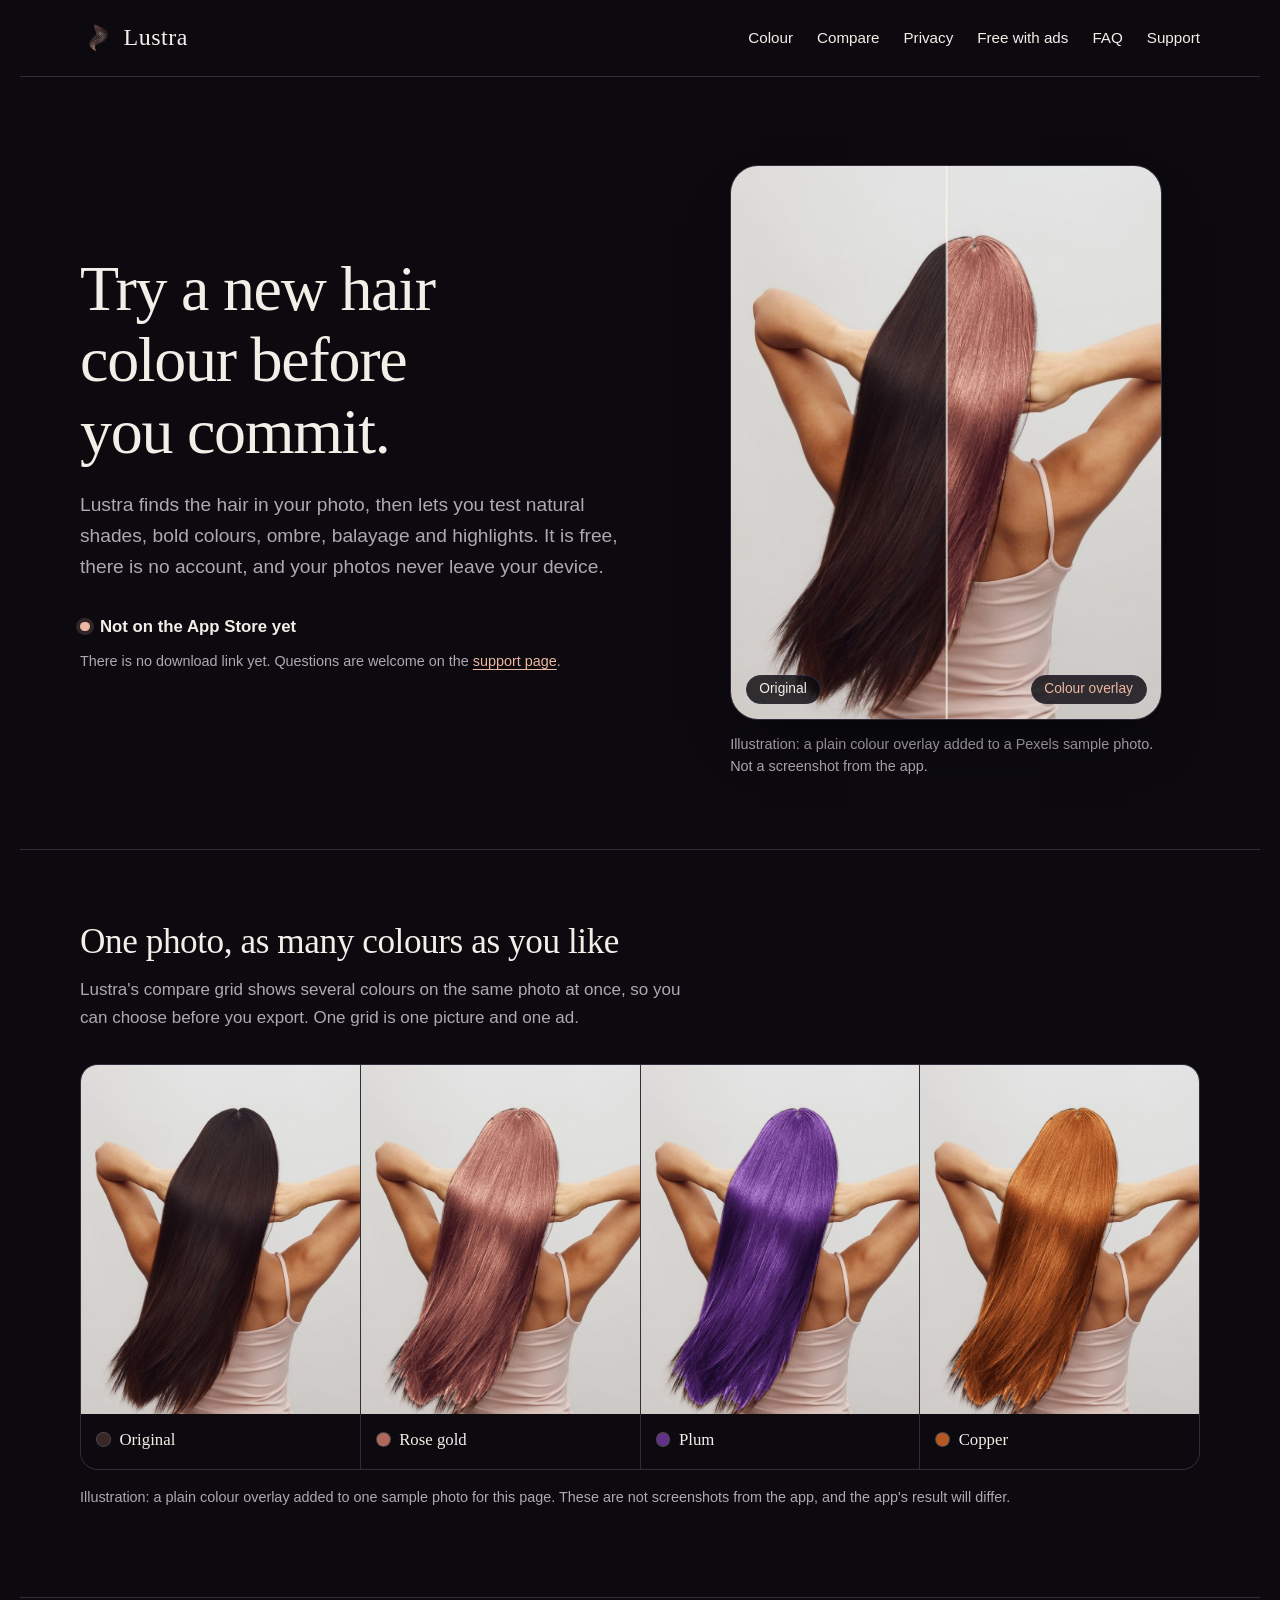
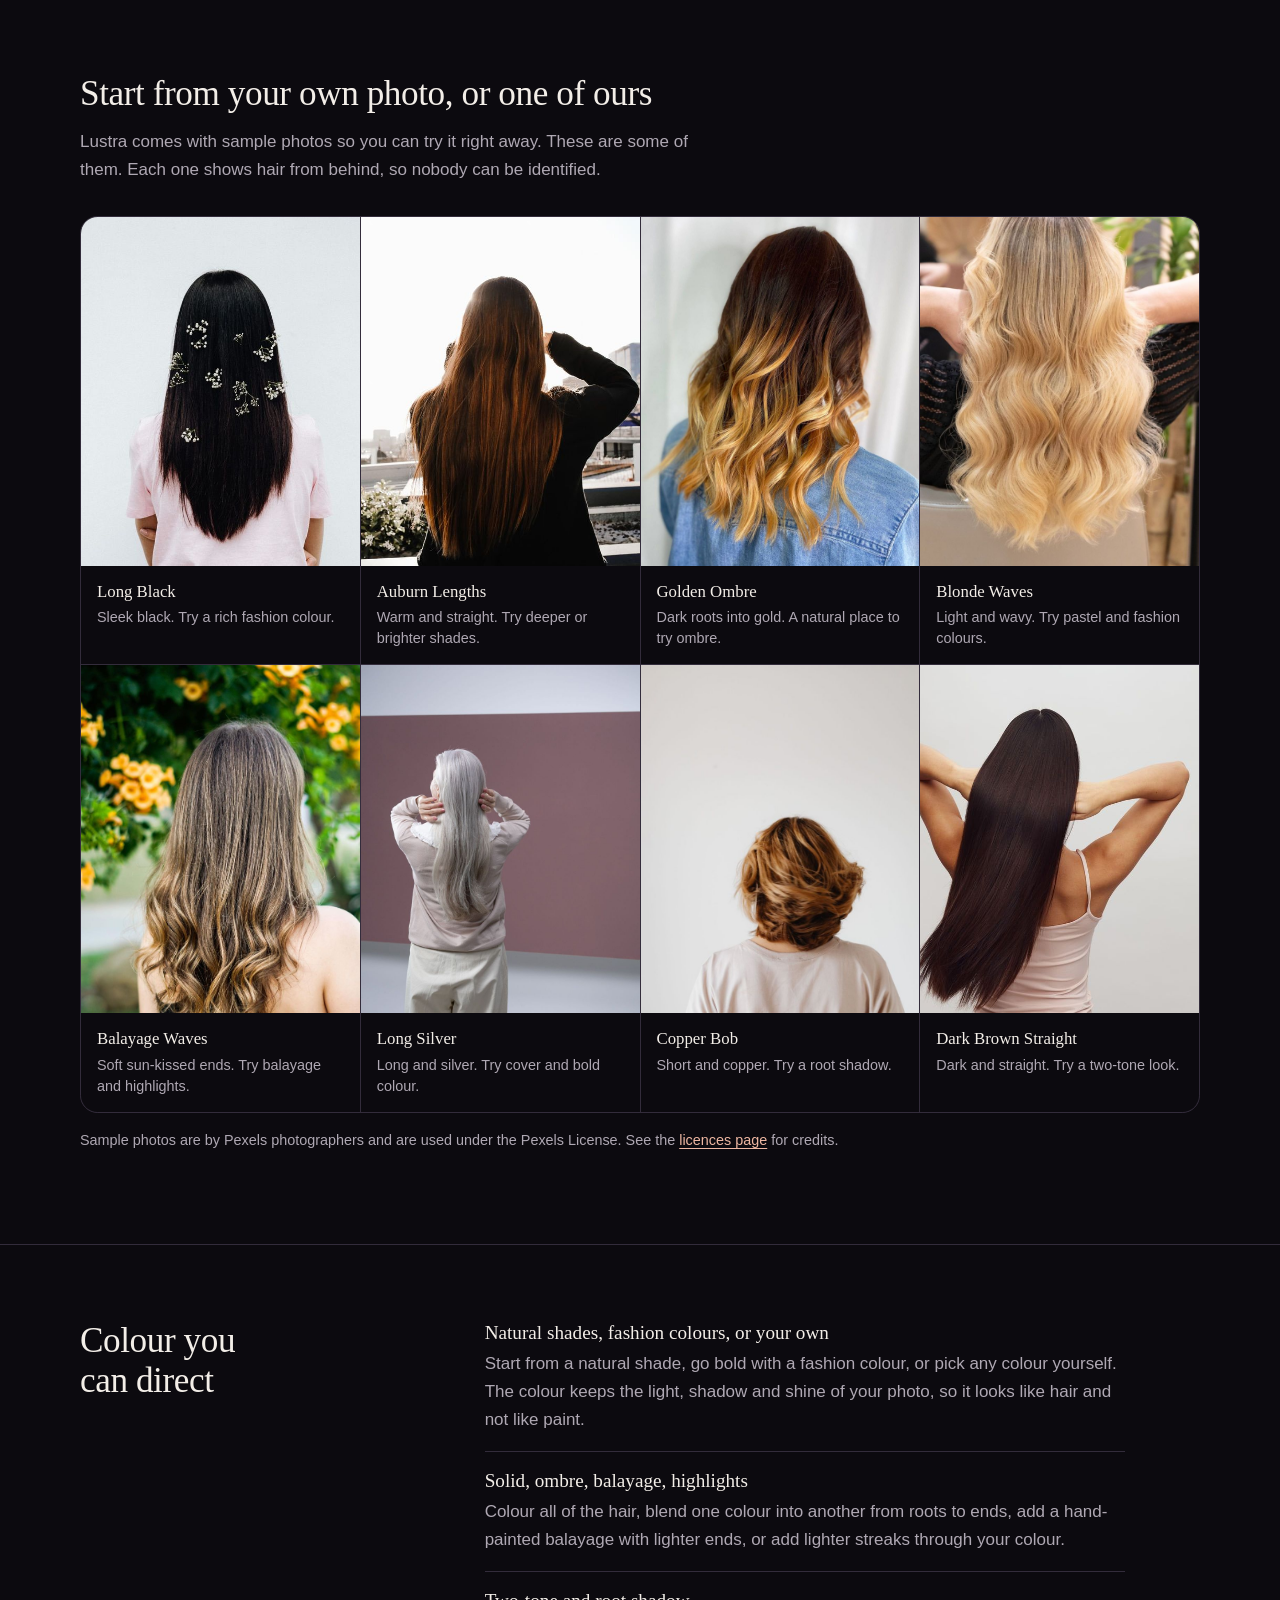
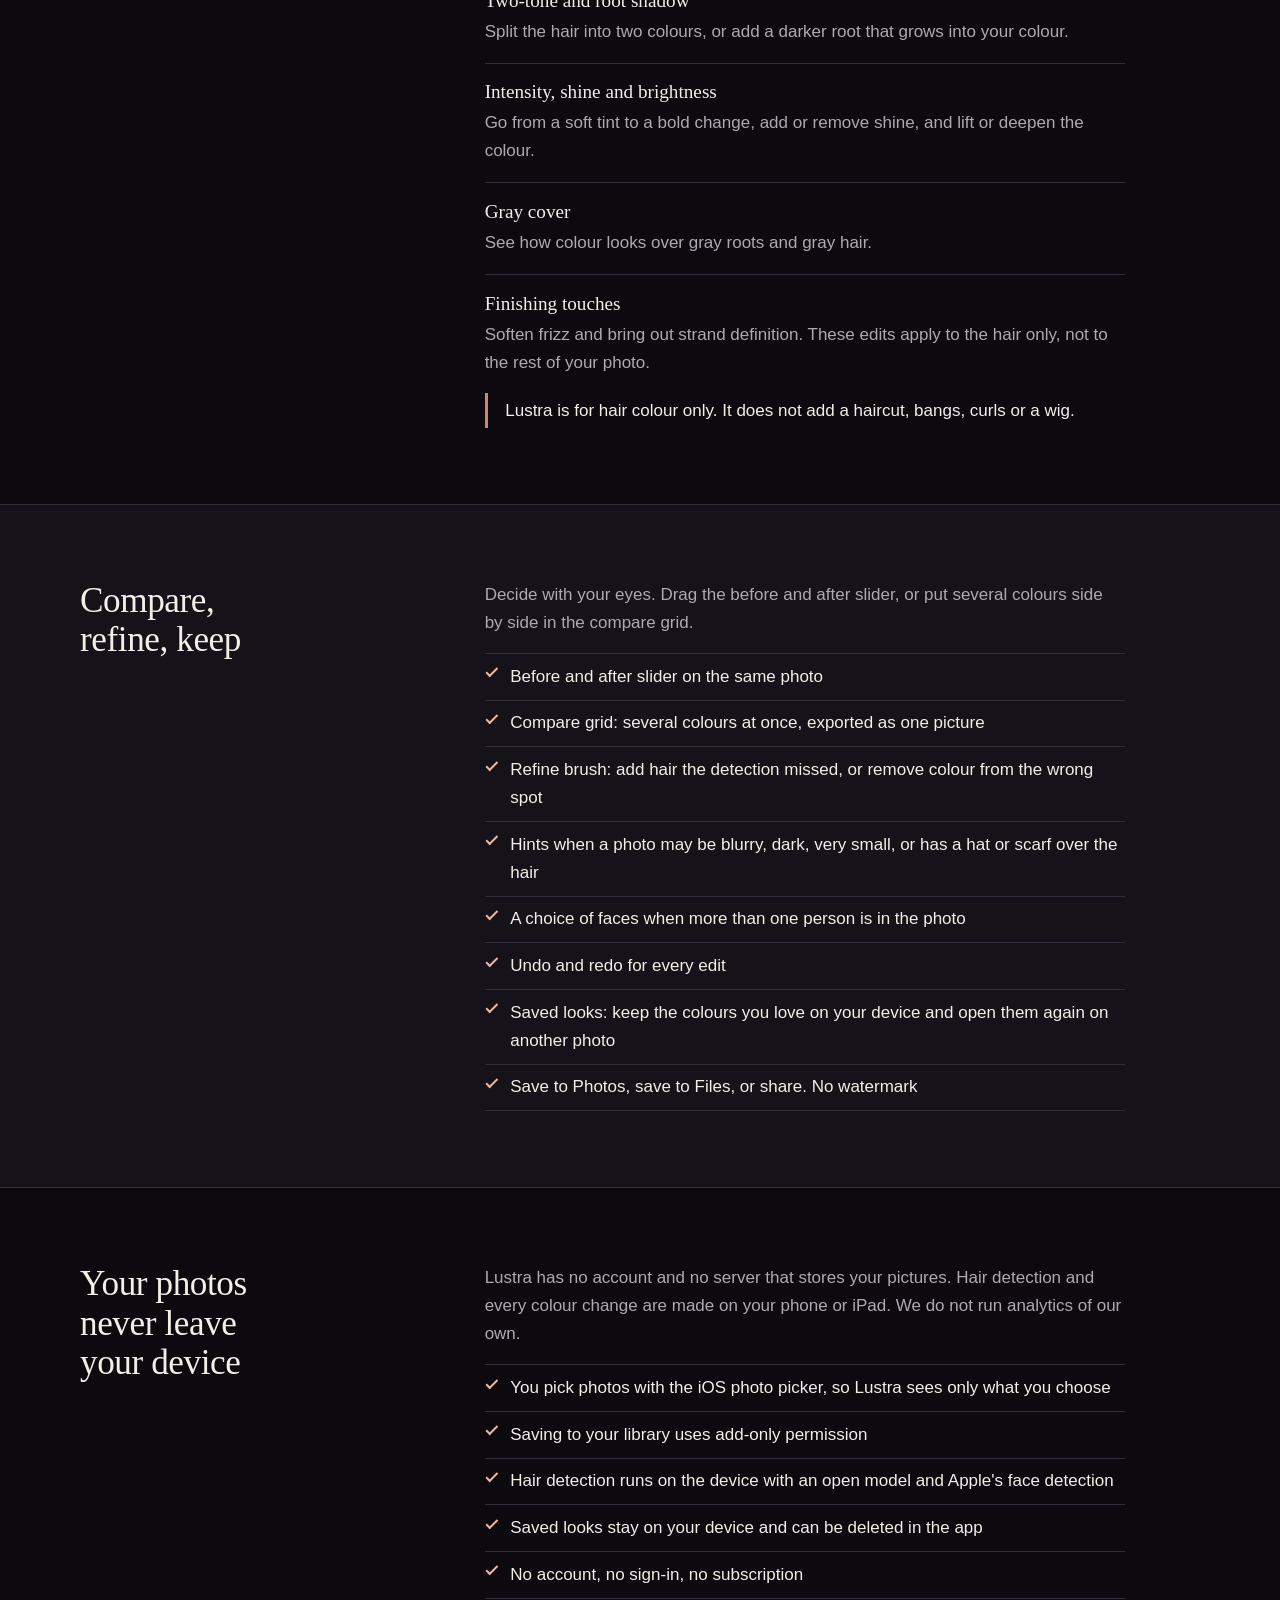
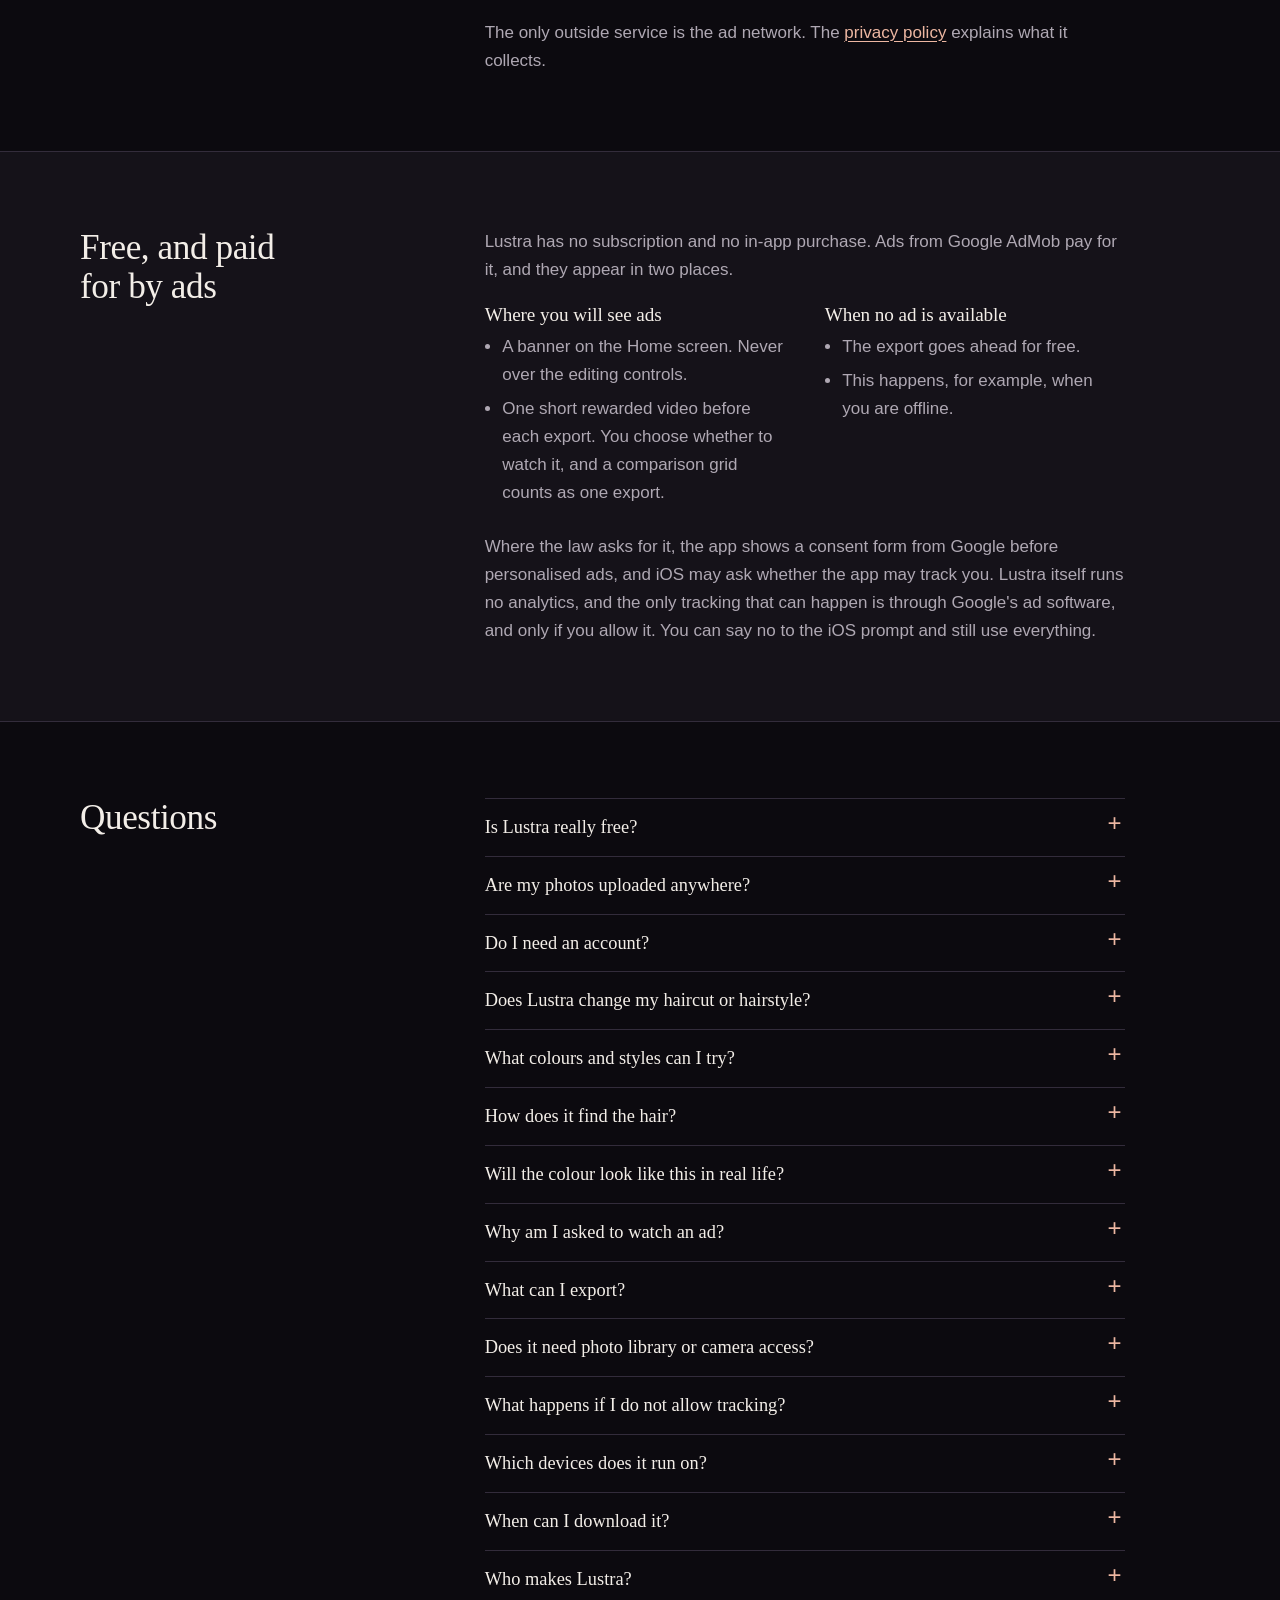
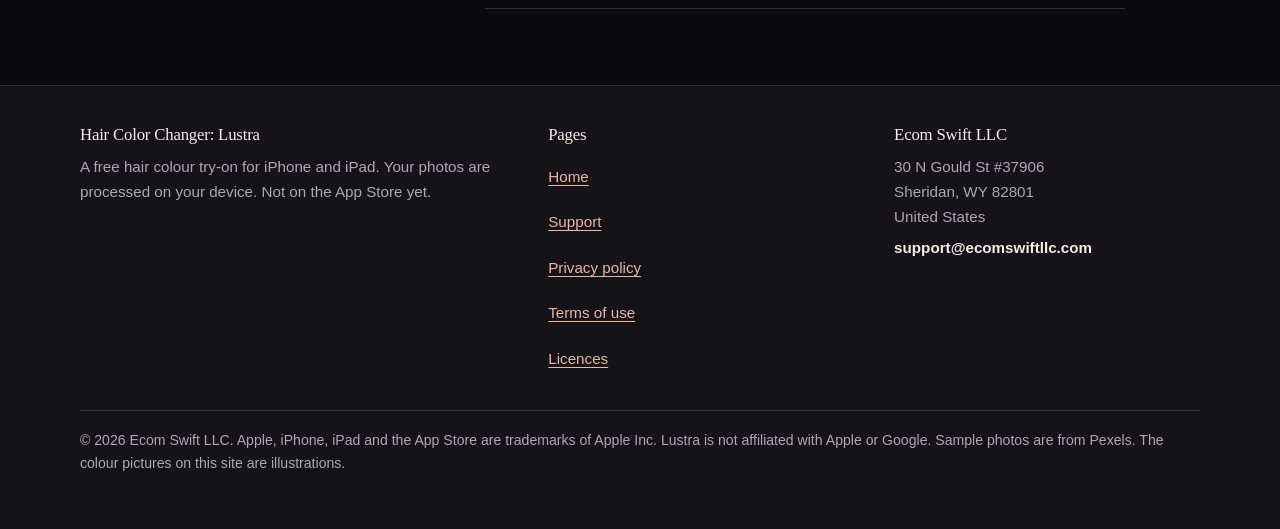
<file: website/lustra/index.html>
<!doctype html>
<html lang="en">
<head>
<meta charset="utf-8">
<meta name="viewport" content="width=device-width, initial-scale=1, viewport-fit=cover">
<title>Hair Color Changer: Lustra | Try on dye, ombre and highlights</title>
<meta name="description" content="Free hair colour try-on for iPhone and iPad. Try natural and fashion colours, ombre, balayage and highlights on your own photo, compare colours in a grid and save your favourite looks. Made on your device, with no account.">
<link rel="canonical" href="https://ecomswiftllc.github.io/lustra/">
<meta name="theme-color" content="#0C0A0F">
<meta name="color-scheme" content="dark">
<link rel="icon" href="assets/favicon.svg" type="image/svg+xml">
<link rel="icon" href="assets/favicon-32.png" type="image/png" sizes="32x32">
<link rel="apple-touch-icon" href="assets/apple-touch-icon.png">
<meta property="og:type" content="website">
<meta property="og:site_name" content="Hair Color Changer: Lustra">
<meta property="og:title" content="Hair Color Changer: Lustra | Try on dye, ombre and highlights">
<meta property="og:description" content="Free hair colour try-on for iPhone and iPad. Try natural and fashion colours, ombre, balayage and highlights on your own photo, compare colours in a grid and save your favourite looks. Made on your device, with no account.">
<meta property="og:url" content="https://ecomswiftllc.github.io/lustra/">
<meta property="og:image" content="https://ecomswiftllc.github.io/lustra/assets/og-image.png">
<meta property="og:image:width" content="1200">
<meta property="og:image:height" content="630">
<meta property="og:image:alt" content="The Lustra app icon, a lock of hair drawn in rose-gold strands, next to the name Hair Color Changer: Lustra">
<meta name="twitter:card" content="summary_large_image">
<meta name="twitter:title" content="Hair Color Changer: Lustra | Try on dye, ombre and highlights">
<meta name="twitter:description" content="Free hair colour try-on for iPhone and iPad. Try natural and fashion colours, ombre, balayage and highlights on your own photo, compare colours in a grid and save your favourite looks. Made on your device, with no account.">
<meta name="twitter:image" content="https://ecomswiftllc.github.io/lustra/assets/og-image.png">
<link rel="stylesheet" href="assets/site.css">
<script type="application/ld+json">
{
  "@context": "https://schema.org",
  "@type": "SoftwareApplication",
  "name": "Hair Color Changer: Lustra",
  "alternateName": "Lustra",
  "url": "https://ecomswiftllc.github.io/lustra/",
  "applicationCategory": "MultimediaApplication",
  "operatingSystem": "iOS 17.0 or later",
  "description": "A free hair colour try-on for iPhone and iPad. Try natural and fashion colours, ombre, balayage, highlights, two-tone and root shadow on your own photo, compare colours in a grid and save your favourite looks. Hair is detected on the device. Supported by ads.",
  "image": "https://ecomswiftllc.github.io/lustra/assets/icon-512.png",
  "offers": {
    "@type": "Offer",
    "price": "0",
    "priceCurrency": "USD"
  },
  "publisher": {
    "@type": "Organization",
    "name": "Ecom Swift LLC",
    "url": "https://www.ecomswiftllc.com/",
    "address": {
      "@type": "PostalAddress",
      "streetAddress": "30 N Gould St #37906",
      "addressLocality": "Sheridan",
      "addressRegion": "WY",
      "postalCode": "82801",
      "addressCountry": "US"
    }
  },
  "featureList": [
    "Natural shades, fashion colours and a custom colour",
    "Solid, ombre, balayage, highlights, two-tone and root shadow",
    "Intensity, shine and brightness sliders and gray cover",
    "Refine brush to add or remove hair area",
    "Before and after slider",
    "Palette compare grid, exported as one picture",
    "Saved looks on your device",
    "Hair detection on the device, no account"
  ]
}
</script>
<script type="application/ld+json">
{
  "@context": "https://schema.org",
  "@type": "FAQPage",
  "mainEntity": [
    {
      "@type": "Question",
      "name": "Is Lustra really free?",
      "acceptedAnswer": {
        "@type": "Answer",
        "text": "Yes. There is no subscription, no in-app purchase, no paid version and no watermark. Ads from Google AdMob pay for the app: a banner on the Home screen, and one rewarded video that you choose to watch before you export."
      }
    },
    {
      "@type": "Question",
      "name": "Are my photos uploaded anywhere?",
      "acceptedAnswer": {
        "@type": "Answer",
        "text": "No. Finding the hair, changing the colour and saving the picture all happen on your device. We never receive your photos, and nothing is sent to an online editing service."
      }
    },
    {
      "@type": "Question",
      "name": "Do I need an account?",
      "acceptedAnswer": {
        "@type": "Answer",
        "text": "No. There is no sign-in and no sign-up."
      }
    },
    {
      "@type": "Question",
      "name": "Does Lustra change my haircut or hairstyle?",
      "acceptedAnswer": {
        "@type": "Answer",
        "text": "No. Lustra is for hair colour only: it changes the colour, the colour style and the finish of the hair that is already in your photo. It does not add a haircut, bangs, curls or a wig."
      }
    },
    {
      "@type": "Question",
      "name": "What colours and styles can I try?",
      "acceptedAnswer": {
        "@type": "Answer",
        "text": "Natural shades, fashion colours and a custom colour of your own. For each, you can choose a solid colour, ombre, balayage, highlights, two-tone, or a root shadow. Sliders set the intensity, shine and brightness, and a gray cover option shows colour over gray hair."
      }
    },
    {
      "@type": "Question",
      "name": "How does it find the hair?",
      "acceptedAnswer": {
        "@type": "Answer",
        "text": "Lustra uses a hair detection model and Apple's face detection, both running on your device. If the result misses a strand or adds too much, the refine brush lets you add or remove hair area. Lustra also tells you when a photo may be a problem, for example when it is blurry, dark, very small or has more than one face."
      }
    },
    {
      "@type": "Question",
      "name": "Will the colour look like this in real life?",
      "acceptedAnswer": {
        "@type": "Answer",
        "text": "Lustra shows a preview. Real dye depends on your starting colour, your hair's condition and the light, so treat the preview as inspiration and talk to your hairdresser before you colour your hair."
      }
    },
    {
      "@type": "Question",
      "name": "Why am I asked to watch an ad?",
      "acceptedAnswer": {
        "@type": "Answer",
        "text": "Before you export a picture, the app offers one short video that you choose to watch. One watched ad covers one export, and a comparison grid counts as one export. If you choose Not now, nothing is exported and you can try again any time. If no ad is available, for example when you are offline, the export goes ahead anyway. Editing never needs an ad."
      }
    },
    {
      "@type": "Question",
      "name": "What can I export?",
      "acceptedAnswer": {
        "@type": "Answer",
        "text": "The finished picture, a before and after view, or a comparison grid of several colours. You can save to Photos, save to Files, or share. There is no watermark."
      }
    },
    {
      "@type": "Question",
      "name": "Does it need photo library or camera access?",
      "acceptedAnswer": {
        "@type": "Answer",
        "text": "Not to edit. You pick a photo with the iOS photo picker, and Lustra sees only the ones you choose. To save a result, the app asks for add-only permission, which lets it add pictures and does not let it read your library. The camera is used only if you choose to take a photo."
      }
    },
    {
      "@type": "Question",
      "name": "What happens if I do not allow tracking?",
      "acceptedAnswer": {
        "@type": "Answer",
        "text": "The app works the same. The ads you see will be less personalised. You can change the choice any time in iOS Settings under Privacy and Security, then Tracking. Lustra itself runs no analytics. If you allow tracking, only Google's ad software may use your advertising identifier for ads."
      }
    },
    {
      "@type": "Question",
      "name": "Which devices does it run on?",
      "acceptedAnswer": {
        "@type": "Answer",
        "text": "iPhone and iPad with iOS 17 or iPadOS 17 or later."
      }
    },
    {
      "@type": "Question",
      "name": "When can I download it?",
      "acceptedAnswer": {
        "@type": "Answer",
        "text": "Lustra is not on the App Store yet, so there is no download link. This page will link to the App Store listing once the app is available."
      }
    },
    {
      "@type": "Question",
      "name": "Who makes Lustra?",
      "acceptedAnswer": {
        "@type": "Answer",
        "text": "Ecom Swift LLC, a company registered in Wyoming, United States. You can reach us on the support page."
      }
    }
  ]
}
</script>
</head>
<body>
<a class="skip" href="#main">Skip to content</a>
<header class="site-header">
  <div class="wrap">
    <a class="brand" href="./"><img src="assets/lustra-mark.svg" alt="" width="34" height="34">Lustra</a>
    <nav class="nav" aria-label="Main">
      <a href="./#colour">Colour</a>
      <a href="./#compare">Compare</a>
      <a href="./#private">Privacy</a>
      <a href="./#free">Free with ads</a>
      <a href="./#faq">FAQ</a>
      <a href="support/">Support</a>
    </nav>
  </div>
</header>

<main id="main">
  <section class="hero" aria-labelledby="h1">
    <div class="wrap">
      <div>
        <h1 id="h1">Try a new hair colour before you commit.</h1>
        <p class="lede">Lustra finds the hair in your photo, then lets you test natural shades, bold colours, ombre, balayage and highlights. It is free, there is no account, and your photos never leave your device.</p>
        <p class="status">Not on the App Store yet</p>
        <p class="small hero-note">There is no download link yet. Questions are welcome on the <a href="support/">support page</a>.</p>
      </div>
      <figure class="compare">
        <div class="frame">
          <img src="assets/recolour/split.jpg" width="900" height="1157" alt="A sample photo of long dark hair seen from behind. The left half is the original photo. The right half has a rose-gold colour overlay on the hair.">
          <span class="tag l">Original</span><span class="tag r">Colour overlay</span>
        </div>
        <figcaption>Illustration: a plain colour overlay added to a Pexels sample photo. Not a screenshot from the app.</figcaption>
      </figure>
    </div>
  </section>

  <section class="palette-section" aria-labelledby="h-palette">
    <div class="wrap">
      <div class="palette-head">
        <h2 id="h-palette">One photo, as many colours as you like</h2>
        <p>Lustra's compare grid shows several colours on the same photo at once, so you can choose before you export. One grid is one picture and one ad.</p>
      </div>
      <ul class="palette">
        <li><figure><img src="assets/recolour/original.jpg" alt="Long dark brown hair seen from behind, the unchanged sample photo" width="720" height="926" loading="lazy" decoding="async"><figcaption><i style="background:#3A2626" aria-hidden="true"></i>Original</figcaption></figure></li>
        <li><figure><img src="assets/recolour/rose.jpg" alt="The same photo with a rose-gold colour overlay on the hair" width="720" height="926" loading="lazy" decoding="async"><figcaption><i style="background:#B0685C" aria-hidden="true"></i>Rose gold</figcaption></figure></li>
        <li><figure><img src="assets/recolour/plum.jpg" alt="The same photo with a plum colour overlay on the hair" width="720" height="926" loading="lazy" decoding="async"><figcaption><i style="background:#623086" aria-hidden="true"></i>Plum</figcaption></figure></li>
        <li><figure><img src="assets/recolour/copper.jpg" alt="The same photo with a copper colour overlay on the hair" width="720" height="926" loading="lazy" decoding="async"><figcaption><i style="background:#B65826" aria-hidden="true"></i>Copper</figcaption></figure></li>
      </ul>
      <p class="small palette-note">Illustration: a plain colour overlay added to one sample photo for this page. These are not screenshots from the app, and the app's result will differ.</p>
    </div>
  </section>

  <section class="reel-section" aria-labelledby="h-reel">
    <div class="wrap">
      <div class="reel-head">
        <h2 id="h-reel">Start from your own photo, or one of ours</h2>
        <p>Lustra comes with sample photos so you can try it right away. These are some of them. Each one shows hair from behind, so nobody can be identified.</p>
      </div>
      <ul class="reel">
        <li><figure><img src="assets/photos/long-black-back.jpg" alt="Long straight black hair with small white flowers, seen from behind" width="1000" height="667" loading="lazy" decoding="async"><figcaption><strong>Long Black</strong><span>Sleek black. Try a rich fashion colour.</span></figcaption></figure></li>
        <li><figure><img src="assets/photos/auburn-straight-back.jpg" alt="Long straight auburn hair seen from behind against a city skyline" width="1000" height="667" loading="lazy" decoding="async"><figcaption><strong>Auburn Lengths</strong><span>Warm and straight. Try deeper or brighter shades.</span></figcaption></figure></li>
        <li><figure><img src="assets/photos/ombre-golden-back.jpg" alt="A woman seen from behind with dark roots fading into golden ombre waves, in a denim jacket" width="1000" height="667" loading="lazy" decoding="async"><figcaption><strong>Golden Ombre</strong><span>Dark roots into gold. A natural place to try ombre.</span></figcaption></figure></li>
        <li><figure><img src="assets/photos/blonde-wavy-back.jpg" alt="Long blonde wavy hair seen from behind" width="1000" height="667" loading="lazy" decoding="async"><figcaption><strong>Blonde Waves</strong><span>Light and wavy. Try pastel and fashion colours.</span></figcaption></figure></li>
        <li><figure><img src="assets/photos/balayage-wavy-back.jpg" alt="Long brown wavy hair with lighter sun-kissed ends, seen from behind" width="1000" height="667" loading="lazy" decoding="async"><figcaption><strong>Balayage Waves</strong><span>Soft sun-kissed ends. Try balayage and highlights.</span></figcaption></figure></li>
        <li><figure><img src="assets/photos/silver-long-back.jpg" alt="A woman seen from behind with very long silver-gray hair, hands raised to her head" width="1000" height="667" loading="lazy" decoding="async"><figcaption><strong>Long Silver</strong><span>Long and silver. Try cover and bold colour.</span></figcaption></figure></li>
        <li><figure><img src="assets/photos/copper-bob-back.jpg" alt="A short copper-coloured bob seen from behind" width="1000" height="667" loading="lazy" decoding="async"><figcaption><strong>Copper Bob</strong><span>Short and copper. Try a root shadow.</span></figcaption></figure></li>
        <li><figure><img src="assets/photos/dark-brown-straight-back.jpg" alt="Long straight dark brown hair seen from behind" width="1000" height="667" loading="lazy" decoding="async"><figcaption><strong>Dark Brown Straight</strong><span>Dark and straight. Try a two-tone look.</span></figcaption></figure></li>
      </ul>
      <p class="small reel-note">Sample photos are by Pexels photographers and are used under the Pexels License. See the <a href="licenses/">licences page</a> for credits.</p>
    </div>
  </section>


  <section class="section" id="colour" aria-labelledby="h-colour">
    <div class="wrap">
      <h2 id="h-colour">Colour you can direct</h2>
      <div class="section-body">
        <dl class="defs">
          <div><dt>Natural shades, fashion colours, or your own</dt><dd>Start from a natural shade, go bold with a fashion colour, or pick any colour yourself. The colour keeps the light, shadow and shine of your photo, so it looks like hair and not like paint.</dd></div>
          <div><dt>Solid, ombre, balayage, highlights</dt><dd>Colour all of the hair, blend one colour into another from roots to ends, add a hand-painted balayage with lighter ends, or add lighter streaks through your colour.</dd></div>
          <div><dt>Two-tone and root shadow</dt><dd>Split the hair into two colours, or add a darker root that grows into your colour.</dd></div>
          <div><dt>Intensity, shine and brightness</dt><dd>Go from a soft tint to a bold change, add or remove shine, and lift or deepen the colour.</dd></div>
          <div><dt>Gray cover</dt><dd>See how colour looks over gray roots and gray hair.</dd></div>
          <div><dt>Finishing touches</dt><dd>Soften frizz and bring out strand definition. These edits apply to the hair only, not to the rest of your photo.</dd></div>
        </dl>
        <p class="disclaimer">Lustra is for hair colour only. It does not add a haircut, bangs, curls or a wig.</p>
      </div>
    </div>
  </section>

  <section class="section band" id="compare" aria-labelledby="h-compare">
    <div class="wrap">
      <h2 id="h-compare">Compare, refine, keep</h2>
      <div class="section-body">
        <p>Decide with your eyes. Drag the before and after slider, or put several colours side by side in the compare grid.</p>
        <ul class="checks">
          <li>Before and after slider on the same photo</li>
          <li>Compare grid: several colours at once, exported as one picture</li>
          <li>Refine brush: add hair the detection missed, or remove colour from the wrong spot</li>
          <li>Hints when a photo may be blurry, dark, very small, or has a hat or scarf over the hair</li>
          <li>A choice of faces when more than one person is in the photo</li>
          <li>Undo and redo for every edit</li>
          <li>Saved looks: keep the colours you love on your device and open them again on another photo</li>
          <li>Save to Photos, save to Files, or share. No watermark</li>
        </ul>
      </div>
    </div>
  </section>

  <section class="section" id="private" aria-labelledby="h-private">
    <div class="wrap">
      <h2 id="h-private">Your photos never leave your device</h2>
      <div class="section-body">
        <p>Lustra has no account and no server that stores your pictures. Hair detection and every colour change are made on your phone or iPad. We do not run analytics of our own.</p>
        <ul class="checks">
          <li>You pick photos with the iOS photo picker, so Lustra sees only what you choose</li>
          <li>Saving to your library uses add-only permission</li>
          <li>Hair detection runs on the device with an open model and Apple's face detection</li>
          <li>Saved looks stay on your device and can be deleted in the app</li>
          <li>No account, no sign-in, no subscription</li>
        </ul>
        <p>The only outside service is the ad network. The <a href="privacy/">privacy policy</a> explains what it collects.</p>
      </div>
    </div>
  </section>

  <section class="section band" id="free" aria-labelledby="h-free">
    <div class="wrap">
      <h2 id="h-free">Free, and paid for by ads</h2>
      <div class="section-body">
        <p>Lustra has no subscription and no in-app purchase. Ads from Google AdMob pay for it, and they appear in two places.</p>
        <div class="split">
          <div>
            <h3>Where you will see ads</h3>
            <ul>
              <li>A banner on the Home screen. Never over the editing controls.</li>
              <li>One short rewarded video before each export. You choose whether to watch it, and a comparison grid counts as one export.</li>
            </ul>
          </div>
          <div>
            <h3>When no ad is available</h3>
            <ul>
              <li>The export goes ahead for free.</li>
              <li>This happens, for example, when you are offline.</li>
            </ul>
          </div>
        </div>
        <p>Where the law asks for it, the app shows a consent form from Google before personalised ads, and iOS may ask whether the app may track you. Lustra itself runs no analytics, and the only tracking that can happen is through Google's ad software, and only if you allow it. You can say no to the iOS prompt and still use everything.</p>
      </div>
    </div>
  </section>

  <section class="section faq" id="faq" aria-labelledby="h-faq">
    <div class="wrap">
      <h2 id="h-faq">Questions</h2>
      <div class="section-body">
        <details><summary>Is Lustra really free?</summary><div class="answer"><p>Yes. There is no subscription, no in-app purchase, no paid version and no watermark. Ads from Google AdMob pay for the app: a banner on the Home screen, and one rewarded video that you choose to watch before you export.</p></div></details>
        <details><summary>Are my photos uploaded anywhere?</summary><div class="answer"><p>No. Finding the hair, changing the colour and saving the picture all happen on your device. We never receive your photos, and nothing is sent to an online editing service.</p></div></details>
        <details><summary>Do I need an account?</summary><div class="answer"><p>No. There is no sign-in and no sign-up.</p></div></details>
        <details><summary>Does Lustra change my haircut or hairstyle?</summary><div class="answer"><p>No. Lustra is for hair colour only: it changes the colour, the colour style and the finish of the hair that is already in your photo. It does not add a haircut, bangs, curls or a wig.</p></div></details>
        <details><summary>What colours and styles can I try?</summary><div class="answer"><p>Natural shades, fashion colours and a custom colour of your own. For each, you can choose a solid colour, ombre, balayage, highlights, two-tone, or a root shadow. Sliders set the intensity, shine and brightness, and a gray cover option shows colour over gray hair.</p></div></details>
        <details><summary>How does it find the hair?</summary><div class="answer"><p>Lustra uses a hair detection model and Apple's face detection, both running on your device. If the result misses a strand or adds too much, the refine brush lets you add or remove hair area. Lustra also tells you when a photo may be a problem, for example when it is blurry, dark, very small or has more than one face.</p></div></details>
        <details><summary>Will the colour look like this in real life?</summary><div class="answer"><p>Lustra shows a preview. Real dye depends on your starting colour, your hair's condition and the light, so treat the preview as inspiration and talk to your hairdresser before you colour your hair.</p></div></details>
        <details><summary>Why am I asked to watch an ad?</summary><div class="answer"><p>Before you export a picture, the app offers one short video that you choose to watch. One watched ad covers one export, and a comparison grid counts as one export. If you choose Not now, nothing is exported and you can try again any time. If no ad is available, for example when you are offline, the export goes ahead anyway. Editing never needs an ad.</p></div></details>
        <details><summary>What can I export?</summary><div class="answer"><p>The finished picture, a before and after view, or a comparison grid of several colours. You can save to Photos, save to Files, or share. There is no watermark.</p></div></details>
        <details><summary>Does it need photo library or camera access?</summary><div class="answer"><p>Not to edit. You pick a photo with the iOS photo picker, and Lustra sees only the ones you choose. To save a result, the app asks for add-only permission, which lets it add pictures and does not let it read your library. The camera is used only if you choose to take a photo.</p></div></details>
        <details><summary>What happens if I do not allow tracking?</summary><div class="answer"><p>The app works the same. The ads you see will be less personalised. You can change the choice any time in iOS Settings under Privacy and Security, then Tracking. Lustra itself runs no analytics. If you allow tracking, only Google's ad software may use your advertising identifier for ads.</p></div></details>
        <details><summary>Which devices does it run on?</summary><div class="answer"><p>iPhone and iPad with iOS 17 or iPadOS 17 or later.</p></div></details>
        <details><summary>When can I download it?</summary><div class="answer"><p>Lustra is not on the App Store yet, so there is no download link. This page will link to the App Store listing once the app is available.</p></div></details>
        <details><summary>Who makes Lustra?</summary><div class="answer"><p>Ecom Swift LLC, a company registered in Wyoming, United States. You can reach us on the <a href="support/">support page</a>.</p></div></details>
      </div>
    </div>
  </section>
</main>
<footer class="site-footer">
  <div class="wrap">
    <div>
      <h2>Hair Color Changer: Lustra</h2>
      <p>A free hair colour try-on for iPhone and iPad. Your photos are processed on your device. Not on the App Store yet.</p>
    </div>
    <nav aria-label="Footer">
      <h2>Pages</h2>
      <ul>
        <li><a href="./">Home</a></li>
        <li><a href="support/">Support</a></li>
        <li><a href="privacy/">Privacy policy</a></li>
        <li><a href="terms/">Terms of use</a></li>
        <li><a href="licenses/">Licences</a></li>
      </ul>
    </nav>
    <div>
      <h2>Ecom Swift LLC</h2>
      <p>30 N Gould St #37906<br>Sheridan, WY 82801<br>United States</p>
      <p class="email">support@ecomswiftllc.com</p>
    </div>
    <p class="legalline">&copy; 2026 Ecom Swift LLC. Apple, iPhone, iPad and the App Store are trademarks of Apple Inc. Lustra is not affiliated with Apple or Google. Sample photos are from Pexels. The colour pictures on this site are illustrations.</p>
  </div>
</footer>
</body>
</html>
</file>
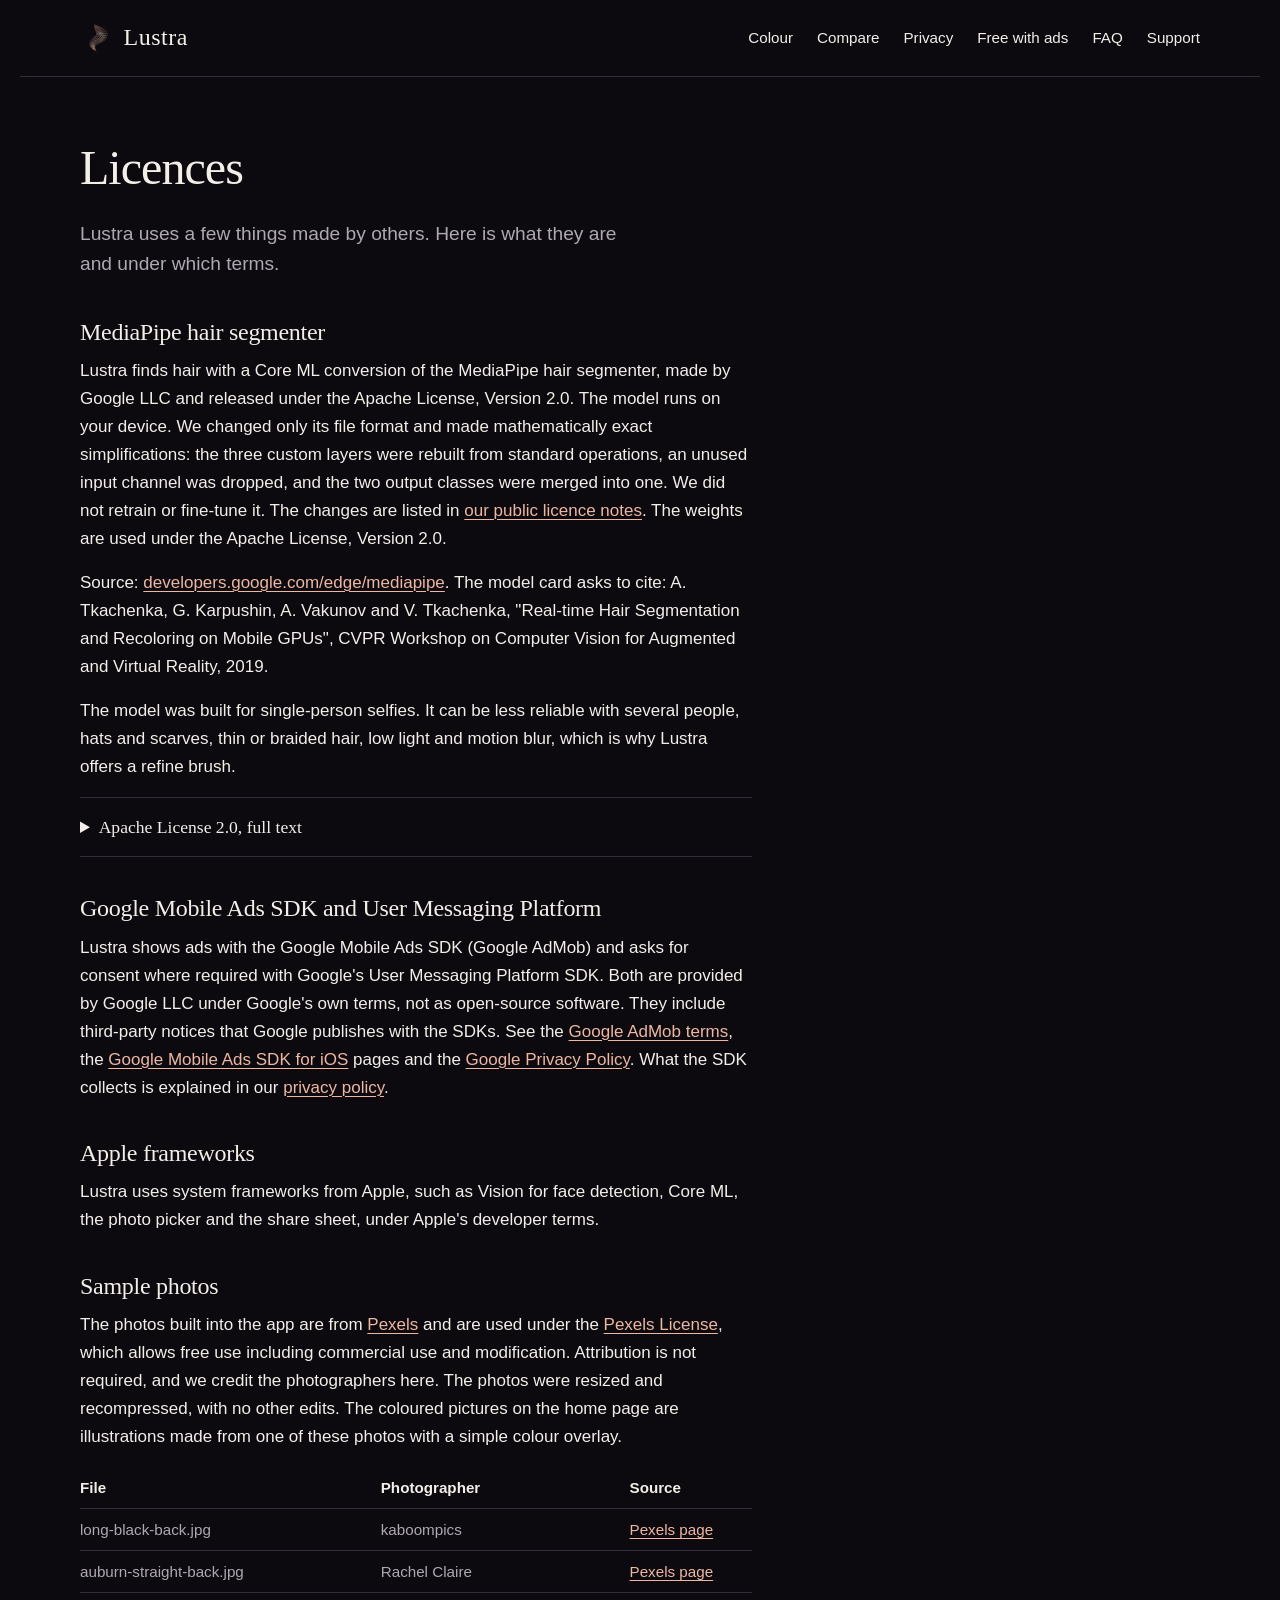
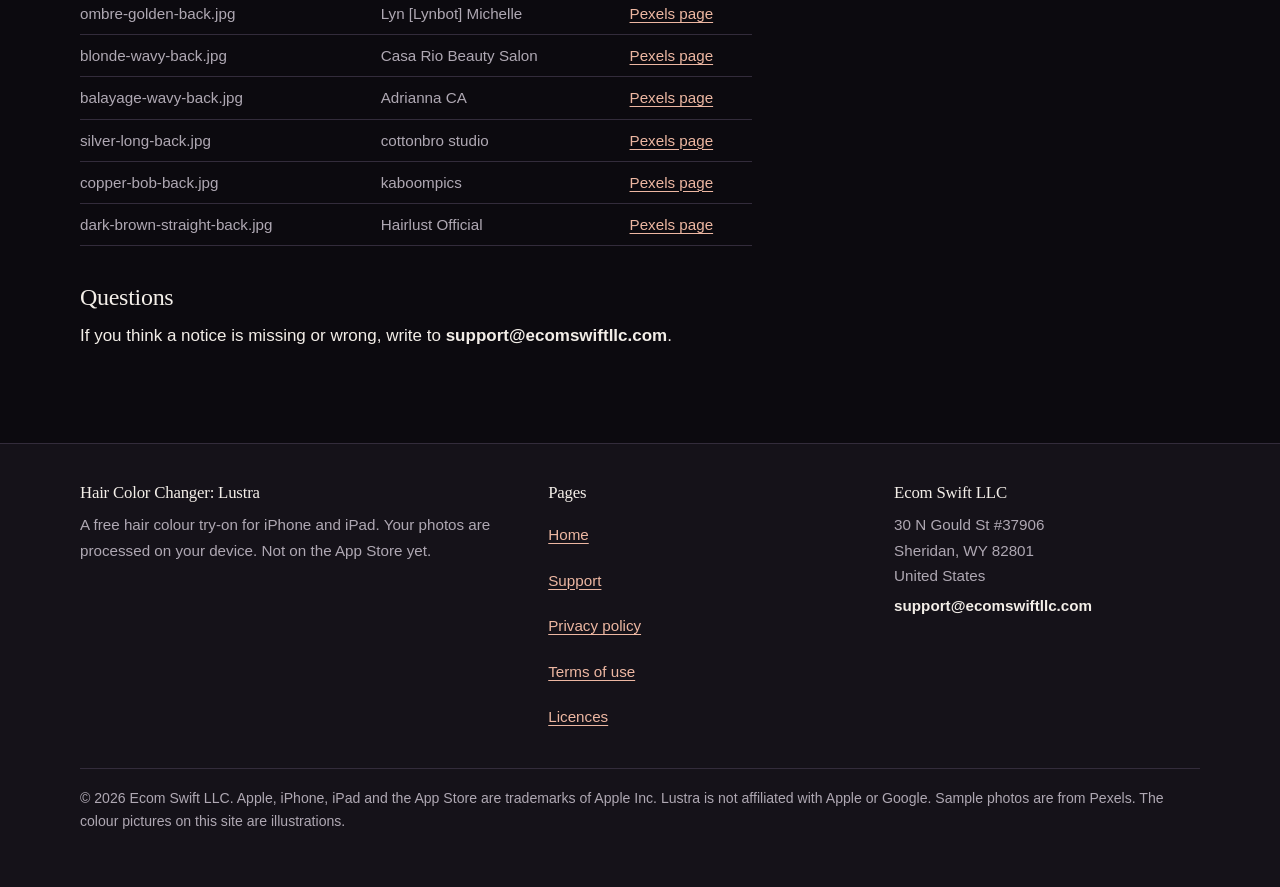
<file: website/lustra/licenses/index.html>
<!doctype html>
<html lang="en">
<head>
<meta charset="utf-8">
<meta name="viewport" content="width=device-width, initial-scale=1, viewport-fit=cover">
<title>Licences | Hair Color Changer: Lustra</title>
<meta name="description" content="Open-source and third-party notices for Lustra: the MediaPipe hair segmenter (Apache License 2.0), Google Mobile Ads and the sample photo credits from Pexels.">
<link rel="canonical" href="https://ecomswiftllc.github.io/lustra/licenses/">
<meta name="theme-color" content="#0C0A0F">
<meta name="color-scheme" content="dark">
<link rel="icon" href="../assets/favicon.svg" type="image/svg+xml">
<link rel="icon" href="../assets/favicon-32.png" type="image/png" sizes="32x32">
<link rel="apple-touch-icon" href="../assets/apple-touch-icon.png">
<meta property="og:type" content="website">
<meta property="og:site_name" content="Hair Color Changer: Lustra">
<meta property="og:title" content="Licences | Hair Color Changer: Lustra">
<meta property="og:description" content="Open-source and third-party notices for Lustra: the MediaPipe hair segmenter (Apache License 2.0), Google Mobile Ads and the sample photo credits from Pexels.">
<meta property="og:url" content="https://ecomswiftllc.github.io/lustra/licenses/">
<meta property="og:image" content="https://ecomswiftllc.github.io/lustra/assets/og-image.png">
<meta property="og:image:width" content="1200">
<meta property="og:image:height" content="630">
<meta property="og:image:alt" content="The Lustra app icon, a lock of hair drawn in rose-gold strands, next to the name Hair Color Changer: Lustra">
<meta name="twitter:card" content="summary_large_image">
<meta name="twitter:title" content="Licences | Hair Color Changer: Lustra">
<meta name="twitter:description" content="Open-source and third-party notices for Lustra: the MediaPipe hair segmenter (Apache License 2.0), Google Mobile Ads and the sample photo credits from Pexels.">
<meta name="twitter:image" content="https://ecomswiftllc.github.io/lustra/assets/og-image.png">
<link rel="stylesheet" href="../assets/site.css">
</head>
<body>
<a class="skip" href="#main">Skip to content</a>
<header class="site-header">
  <div class="wrap">
    <a class="brand" href="../"><img src="../assets/lustra-mark.svg" alt="" width="34" height="34">Lustra</a>
    <nav class="nav" aria-label="Main">
      <a href="../#colour">Colour</a>
      <a href="../#compare">Compare</a>
      <a href="../#private">Privacy</a>
      <a href="../#free">Free with ads</a>
      <a href="../#faq">FAQ</a>
      <a href="../support/">Support</a>
    </nav>
  </div>
</header>

<main id="main">
  <div class="page">
    <div class="wrap">
      <article class="doc">
        <h1>Licences</h1>
        <p class="lede">Lustra uses a few things made by others. Here is what they are and under which terms.</p>

        <h2>MediaPipe hair segmenter</h2>
        <p>Lustra finds hair with a Core ML conversion of the MediaPipe hair segmenter, made by Google LLC and released under the Apache License, Version 2.0. The model runs on your device. We changed only its file format and made mathematically exact simplifications: the three custom layers were rebuilt from standard operations, an unused input channel was dropped, and the two output classes were merged into one. We did not retrain or fine-tune it. The changes are listed in <a href="https://github.com/EcomswiftLLC/hairtryon-ios/blob/main/docs/licences/hair-segmenter.md" rel="noopener">our public licence notes</a>. The weights are used under the Apache License, Version 2.0.</p>
        <p>Source: <a href="https://developers.google.com/edge/mediapipe/solutions/vision/image_segmenter" rel="noopener">developers.google.com/edge/mediapipe</a>. The model card asks to cite: A. Tkachenka, G. Karpushin, A. Vakunov and V. Tkachenka, "Real-time Hair Segmentation and Recoloring on Mobile GPUs", CVPR Workshop on Computer Vision for Augmented and Virtual Reality, 2019.</p>
        <p>The model was built for single-person selfies. It can be less reliable with several people, hats and scarves, thin or braided hair, low light and motion blur, which is why Lustra offers a refine brush.</p>
        <details class="fold"><summary>Apache License 2.0, full text</summary><pre class="licence-text" tabindex="0">                                 Apache License
                           Version 2.0, January 2004
                        http://www.apache.org/licenses/

   TERMS AND CONDITIONS FOR USE, REPRODUCTION, AND DISTRIBUTION

   1. Definitions.

      &quot;License&quot; shall mean the terms and conditions for use, reproduction,
      and distribution as defined by Sections 1 through 9 of this document.

      &quot;Licensor&quot; shall mean the copyright owner or entity authorized by
      the copyright owner that is granting the License.

      &quot;Legal Entity&quot; shall mean the union of the acting entity and all
      other entities that control, are controlled by, or are under common
      control with that entity. For the purposes of this definition,
      &quot;control&quot; means (i) the power, direct or indirect, to cause the
      direction or management of such entity, whether by contract or
      otherwise, or (ii) ownership of fifty percent (50%) or more of the
      outstanding shares, or (iii) beneficial ownership of such entity.

      &quot;You&quot; (or &quot;Your&quot;) shall mean an individual or Legal Entity
      exercising permissions granted by this License.

      &quot;Source&quot; form shall mean the preferred form for making modifications,
      including but not limited to software source code, documentation
      source, and configuration files.

      &quot;Object&quot; form shall mean any form resulting from mechanical
      transformation or translation of a Source form, including but
      not limited to compiled object code, generated documentation,
      and conversions to other media types.

      &quot;Work&quot; shall mean the work of authorship, whether in Source or
      Object form, made available under the License, as indicated by a
      copyright notice that is included in or attached to the work
      (an example is provided in the Appendix below).

      &quot;Derivative Works&quot; shall mean any work, whether in Source or Object
      form, that is based on (or derived from) the Work and for which the
      editorial revisions, annotations, elaborations, or other modifications
      represent, as a whole, an original work of authorship. For the purposes
      of this License, Derivative Works shall not include works that remain
      separable from, or merely link (or bind by name) to the interfaces of,
      the Work and Derivative Works thereof.

      &quot;Contribution&quot; shall mean any work of authorship, including
      the original version of the Work and any modifications or additions
      to that Work or Derivative Works thereof, that is intentionally
      submitted to Licensor for inclusion in the Work by the copyright owner
      or by an individual or Legal Entity authorized to submit on behalf of
      the copyright owner. For the purposes of this definition, &quot;submitted&quot;
      means any form of electronic, verbal, or written communication sent
      to the Licensor or its representatives, including but not limited to
      communication on electronic mailing lists, source code control systems,
      and issue tracking systems that are managed by, or on behalf of, the
      Licensor for the purpose of discussing and improving the Work, but
      excluding communication that is conspicuously marked or otherwise
      designated in writing by the copyright owner as &quot;Not a Contribution.&quot;

      &quot;Contributor&quot; shall mean Licensor and any individual or Legal Entity
      on behalf of whom a Contribution has been received by Licensor and
      subsequently incorporated within the Work.

   2. Grant of Copyright License. Subject to the terms and conditions of
      this License, each Contributor hereby grants to You a perpetual,
      worldwide, non-exclusive, no-charge, royalty-free, irrevocable
      copyright license to reproduce, prepare Derivative Works of,
      publicly display, publicly perform, sublicense, and distribute the
      Work and such Derivative Works in Source or Object form.

   3. Grant of Patent License. Subject to the terms and conditions of
      this License, each Contributor hereby grants to You a perpetual,
      worldwide, non-exclusive, no-charge, royalty-free, irrevocable
      (except as stated in this section) patent license to make, have made,
      use, offer to sell, sell, import, and otherwise transfer the Work,
      where such license applies only to those patent claims licensable
      by such Contributor that are necessarily infringed by their
      Contribution(s) alone or by combination of their Contribution(s)
      with the Work to which such Contribution(s) was submitted. If You
      institute patent litigation against any entity (including a
      cross-claim or counterclaim in a lawsuit) alleging that the Work
      or a Contribution incorporated within the Work constitutes direct
      or contributory patent infringement, then any patent licenses
      granted to You under this License for that Work shall terminate
      as of the date such litigation is filed.

   4. Redistribution. You may reproduce and distribute copies of the
      Work or Derivative Works thereof in any medium, with or without
      modifications, and in Source or Object form, provided that You
      meet the following conditions:

      (a) You must give any other recipients of the Work or
          Derivative Works a copy of this License; and

      (b) You must cause any modified files to carry prominent notices
          stating that You changed the files; and

      (c) You must retain, in the Source form of any Derivative Works
          that You distribute, all copyright, patent, trademark, and
          attribution notices from the Source form of the Work,
          excluding those notices that do not pertain to any part of
          the Derivative Works; and

      (d) If the Work includes a &quot;NOTICE&quot; text file as part of its
          distribution, then any Derivative Works that You distribute must
          include a readable copy of the attribution notices contained
          within such NOTICE file, excluding those notices that do not
          pertain to any part of the Derivative Works, in at least one
          of the following places: within a NOTICE text file distributed
          as part of the Derivative Works; within the Source form or
          documentation, if provided along with the Derivative Works; or,
          within a display generated by the Derivative Works, if and
          wherever such third-party notices normally appear. The contents
          of the NOTICE file are for informational purposes only and
          do not modify the License. You may add Your own attribution
          notices within Derivative Works that You distribute, alongside
          or as an addendum to the NOTICE text from the Work, provided
          that such additional attribution notices cannot be construed
          as modifying the License.

      You may add Your own copyright statement to Your modifications and
      may provide additional or different license terms and conditions
      for use, reproduction, or distribution of Your modifications, or
      for any such Derivative Works as a whole, provided Your use,
      reproduction, and distribution of the Work otherwise complies with
      the conditions stated in this License.

   5. Submission of Contributions. Unless You explicitly state otherwise,
      any Contribution intentionally submitted for inclusion in the Work
      by You to the Licensor shall be under the terms and conditions of
      this License, without any additional terms or conditions.
      Notwithstanding the above, nothing herein shall supersede or modify
      the terms of any separate license agreement you may have executed
      with Licensor regarding such Contributions.

   6. Trademarks. This License does not grant permission to use the trade
      names, trademarks, service marks, or product names of the Licensor,
      except as required for reasonable and customary use in describing the
      origin of the Work and reproducing the content of the NOTICE file.

   7. Disclaimer of Warranty. Unless required by applicable law or
      agreed to in writing, Licensor provides the Work (and each
      Contributor provides its Contributions) on an &quot;AS IS&quot; BASIS,
      WITHOUT WARRANTIES OR CONDITIONS OF ANY KIND, either express or
      implied, including, without limitation, any warranties or conditions
      of TITLE, NON-INFRINGEMENT, MERCHANTABILITY, or FITNESS FOR A
      PARTICULAR PURPOSE. You are solely responsible for determining the
      appropriateness of using or redistributing the Work and assume any
      risks associated with Your exercise of permissions under this License.

   8. Limitation of Liability. In no event and under no legal theory,
      whether in tort (including negligence), contract, or otherwise,
      unless required by applicable law (such as deliberate and grossly
      negligent acts) or agreed to in writing, shall any Contributor be
      liable to You for damages, including any direct, indirect, special,
      incidental, or consequential damages of any character arising as a
      result of this License or out of the use or inability to use the
      Work (including but not limited to damages for loss of goodwill,
      work stoppage, computer failure or malfunction, or any and all
      other commercial damages or losses), even if such Contributor
      has been advised of the possibility of such damages.

   9. Accepting Warranty or Additional Liability. While redistributing
      the Work or Derivative Works thereof, You may choose to offer,
      and charge a fee for, acceptance of support, warranty, indemnity,
      or other liability obligations and/or rights consistent with this
      License. However, in accepting such obligations, You may act only
      on Your own behalf and on Your sole responsibility, not on behalf
      of any other Contributor, and only if You agree to indemnify,
      defend, and hold each Contributor harmless for any liability
      incurred by, or claims asserted against, such Contributor by reason
      of your accepting any such warranty or additional liability.

   END OF TERMS AND CONDITIONS

   APPENDIX: How to apply the Apache License to your work.

      To apply the Apache License to your work, attach the following
      boilerplate notice, with the fields enclosed by brackets &quot;[]&quot;
      replaced with your own identifying information. (Don&#x27;t include
      the brackets!)  The text should be enclosed in the appropriate
      comment syntax for the file format. We also recommend that a
      file or class name and description of purpose be included on the
      same &quot;printed page&quot; as the copyright notice for easier
      identification within third-party archives.

   Copyright [yyyy] [name of copyright owner]

   Licensed under the Apache License, Version 2.0 (the &quot;License&quot;);
   you may not use this file except in compliance with the License.
   You may obtain a copy of the License at

       http://www.apache.org/licenses/LICENSE-2.0

   Unless required by applicable law or agreed to in writing, software
   distributed under the License is distributed on an &quot;AS IS&quot; BASIS,
   WITHOUT WARRANTIES OR CONDITIONS OF ANY KIND, either express or implied.
   See the License for the specific language governing permissions and
   limitations under the License.</pre></details>

        <h2>Google Mobile Ads SDK and User Messaging Platform</h2>
        <p>Lustra shows ads with the Google Mobile Ads SDK (Google AdMob) and asks for consent where required with Google's User Messaging Platform SDK. Both are provided by Google LLC under Google's own terms, not as open-source software. They include third-party notices that Google publishes with the SDKs. See the <a href="https://developers.google.com/admob/terms" rel="noopener">Google AdMob terms</a>, the <a href="https://developers.google.com/admob/ios/quick-start" rel="noopener">Google Mobile Ads SDK for iOS</a> pages and the <a href="https://policies.google.com/privacy" rel="noopener">Google Privacy Policy</a>. What the SDK collects is explained in our <a href="../privacy/">privacy policy</a>.</p>

        <h2>Apple frameworks</h2>
        <p>Lustra uses system frameworks from Apple, such as Vision for face detection, Core ML, the photo picker and the share sheet, under Apple's developer terms.</p>

        <h2>Sample photos</h2>
        <p>The photos built into the app are from <a href="https://www.pexels.com" rel="noopener">Pexels</a> and are used under the <a href="https://www.pexels.com/license/" rel="noopener">Pexels License</a>, which allows free use including commercial use and modification. Attribution is not required, and we credit the photographers here. The photos were resized and recompressed, with no other edits. The coloured pictures on the home page are illustrations made from one of these photos with a simple colour overlay.</p>
        <table>
          <thead><tr><th>File</th><th>Photographer</th><th>Source</th></tr></thead>
          <tbody>
<tr><td>long-black-back.jpg</td><td>kaboompics</td><td><a href="https://www.pexels.com/photo/flowers-on-a-woman-s-hair-8556895/" rel="noopener">Pexels page</a></td></tr>
<tr><td>auburn-straight-back.jpg</td><td>Rachel Claire</td><td><a href="https://www.pexels.com/photo/back-view-of-a-woman-with-long-hair-7276593/" rel="noopener">Pexels page</a></td></tr>
<tr><td>ombre-golden-back.jpg</td><td>Lyn [Lynbot] Michelle</td><td><a href="https://www.pexels.com/photo/a-back-view-of-a-woman-in-denim-jacket-with-a-curly-hair-6391646/" rel="noopener">Pexels page</a></td></tr>
<tr><td>blonde-wavy-back.jpg</td><td>Casa Rio Beauty Salon</td><td><a href="https://www.pexels.com/photo/blonde-wavy-hair-in-dubai-salon-setting-41062003/" rel="noopener">Pexels page</a></td></tr>
<tr><td>balayage-wavy-back.jpg</td><td>Adrianna CA</td><td><a href="https://www.pexels.com/photo/beautiful-long-hair-of-woman-23384615/" rel="noopener">Pexels page</a></td></tr>
<tr><td>silver-long-back.jpg</td><td>cottonbro studio</td><td><a href="https://www.pexels.com/photo/back-view-of-an-elderly-woman-with-gray-hair-7450296/" rel="noopener">Pexels page</a></td></tr>
<tr><td>copper-bob-back.jpg</td><td>kaboompics</td><td><a href="https://www.pexels.com/photo/back-view-of-a-woman-7273415/" rel="noopener">Pexels page</a></td></tr>
<tr><td>dark-brown-straight-back.jpg</td><td>Hairlust Official</td><td><a href="https://www.pexels.com/photo/elegant-asian-woman-with-long-silky-hair-35267456/" rel="noopener">Pexels page</a></td></tr>
          </tbody>
        </table>

        <h2>Questions</h2>
        <p>If you think a notice is missing or wrong, write to <span class="email">support@ecomswiftllc.com</span>.</p>
      </article>
    </div>
  </div>
</main>
<footer class="site-footer">
  <div class="wrap">
    <div>
      <h2>Hair Color Changer: Lustra</h2>
      <p>A free hair colour try-on for iPhone and iPad. Your photos are processed on your device. Not on the App Store yet.</p>
    </div>
    <nav aria-label="Footer">
      <h2>Pages</h2>
      <ul>
        <li><a href="../">Home</a></li>
        <li><a href="../support/">Support</a></li>
        <li><a href="../privacy/">Privacy policy</a></li>
        <li><a href="../terms/">Terms of use</a></li>
        <li><a href="../licenses/">Licences</a></li>
      </ul>
    </nav>
    <div>
      <h2>Ecom Swift LLC</h2>
      <p>30 N Gould St #37906<br>Sheridan, WY 82801<br>United States</p>
      <p class="email">support@ecomswiftllc.com</p>
    </div>
    <p class="legalline">&copy; 2026 Ecom Swift LLC. Apple, iPhone, iPad and the App Store are trademarks of Apple Inc. Lustra is not affiliated with Apple or Google. Sample photos are from Pexels. The colour pictures on this site are illustrations.</p>
  </div>
</footer>
</body>
</html>
</file>
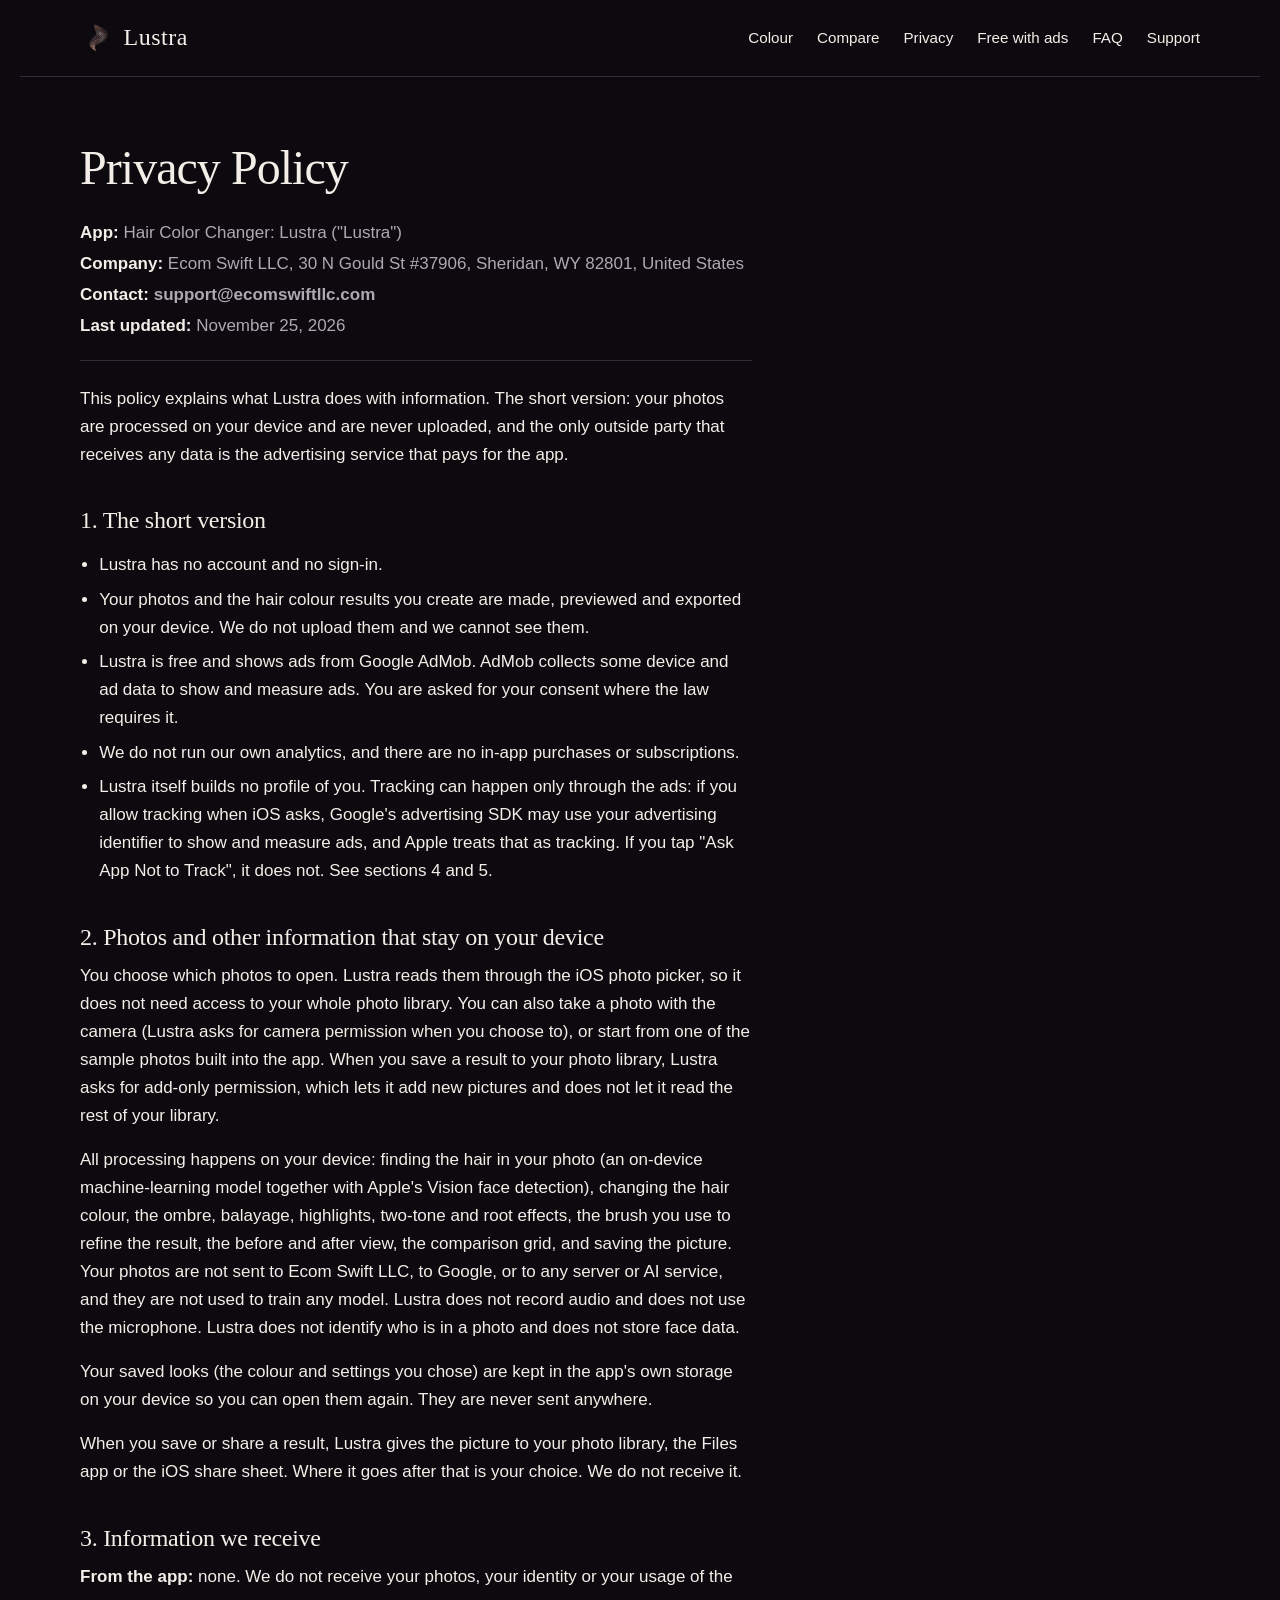
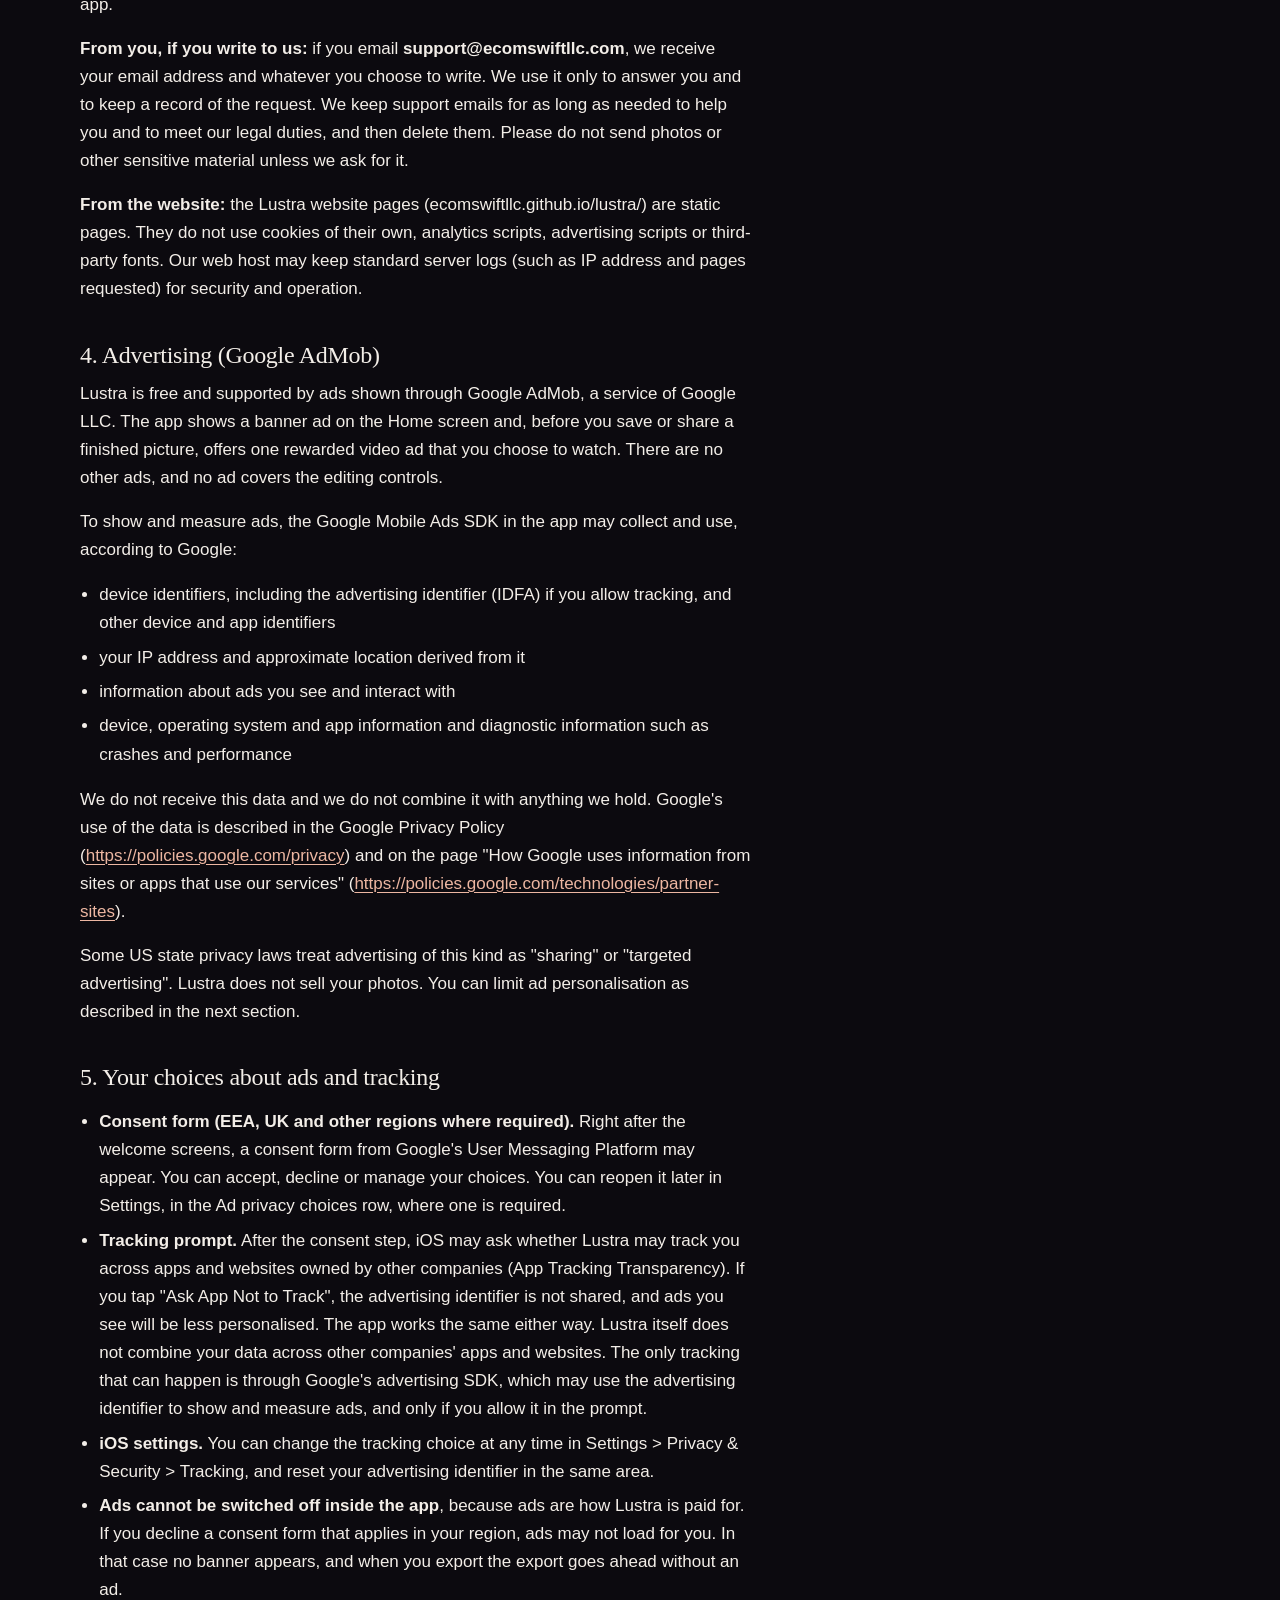
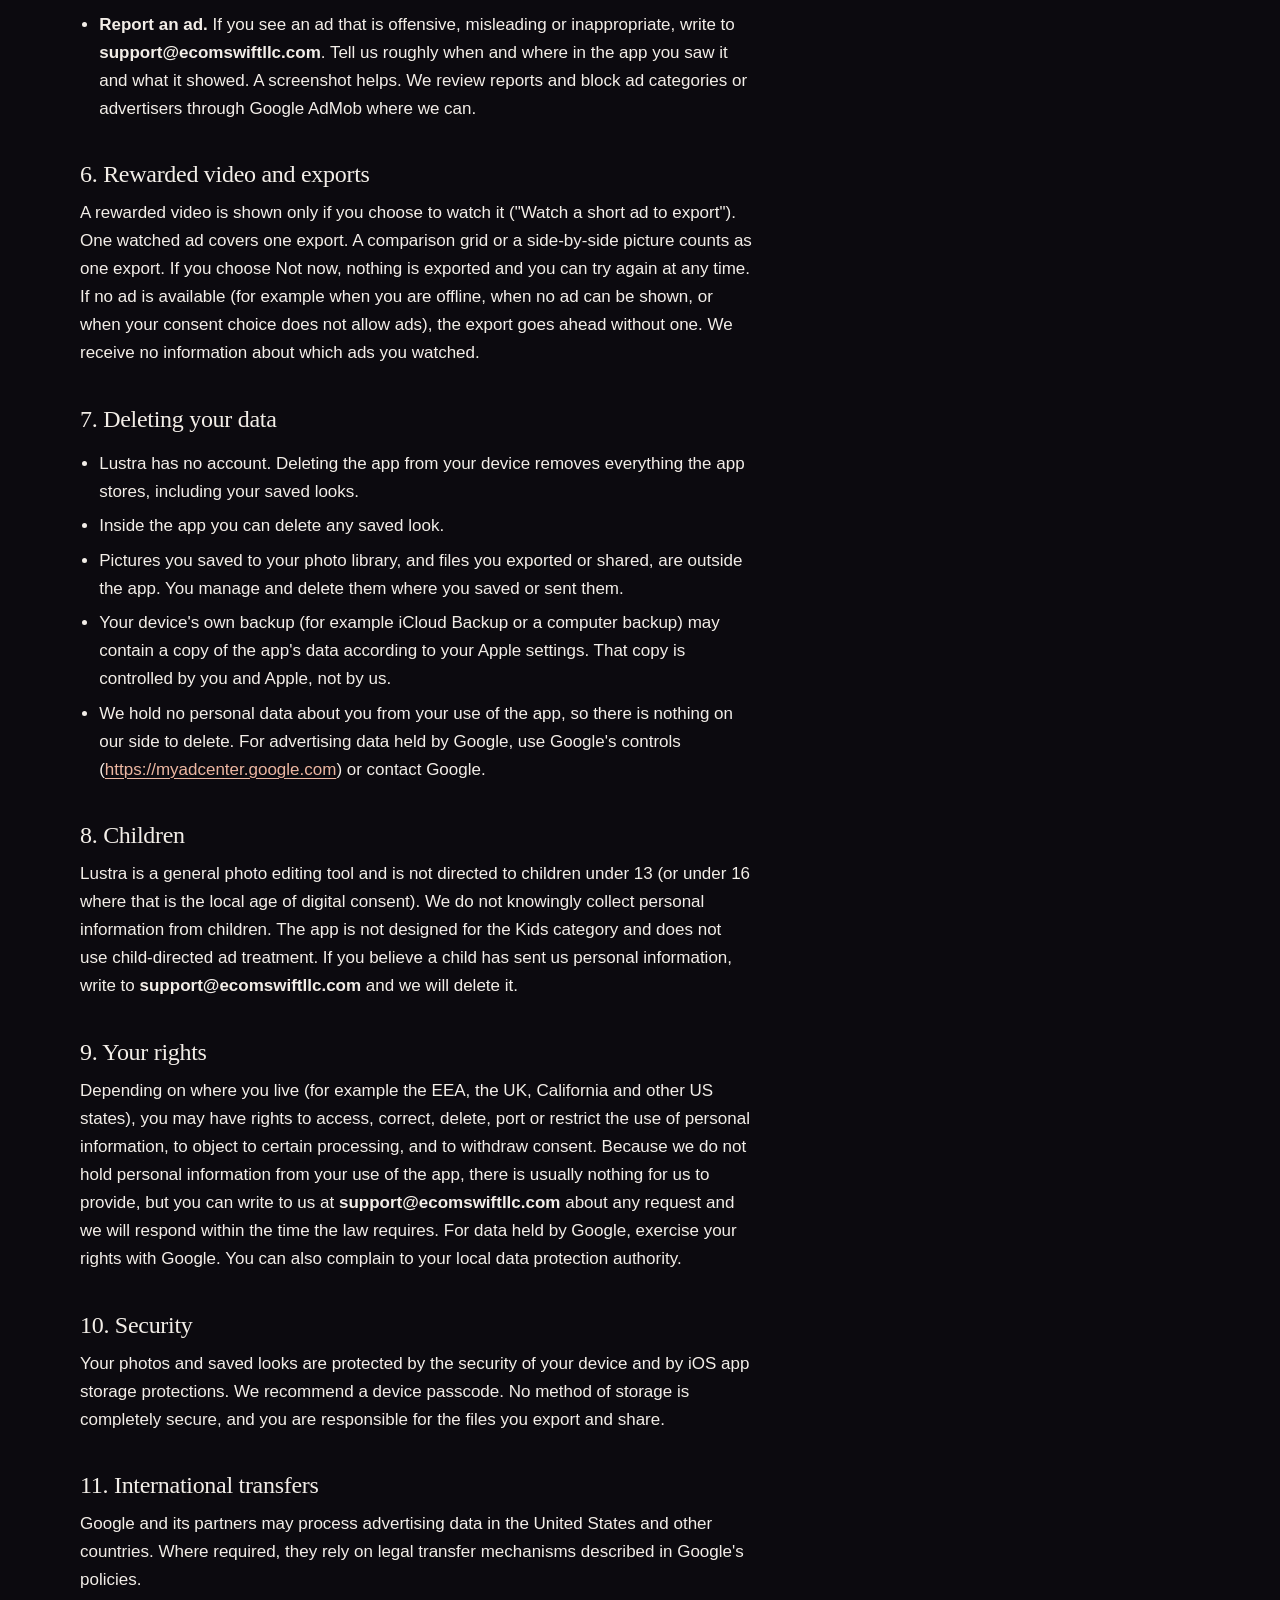
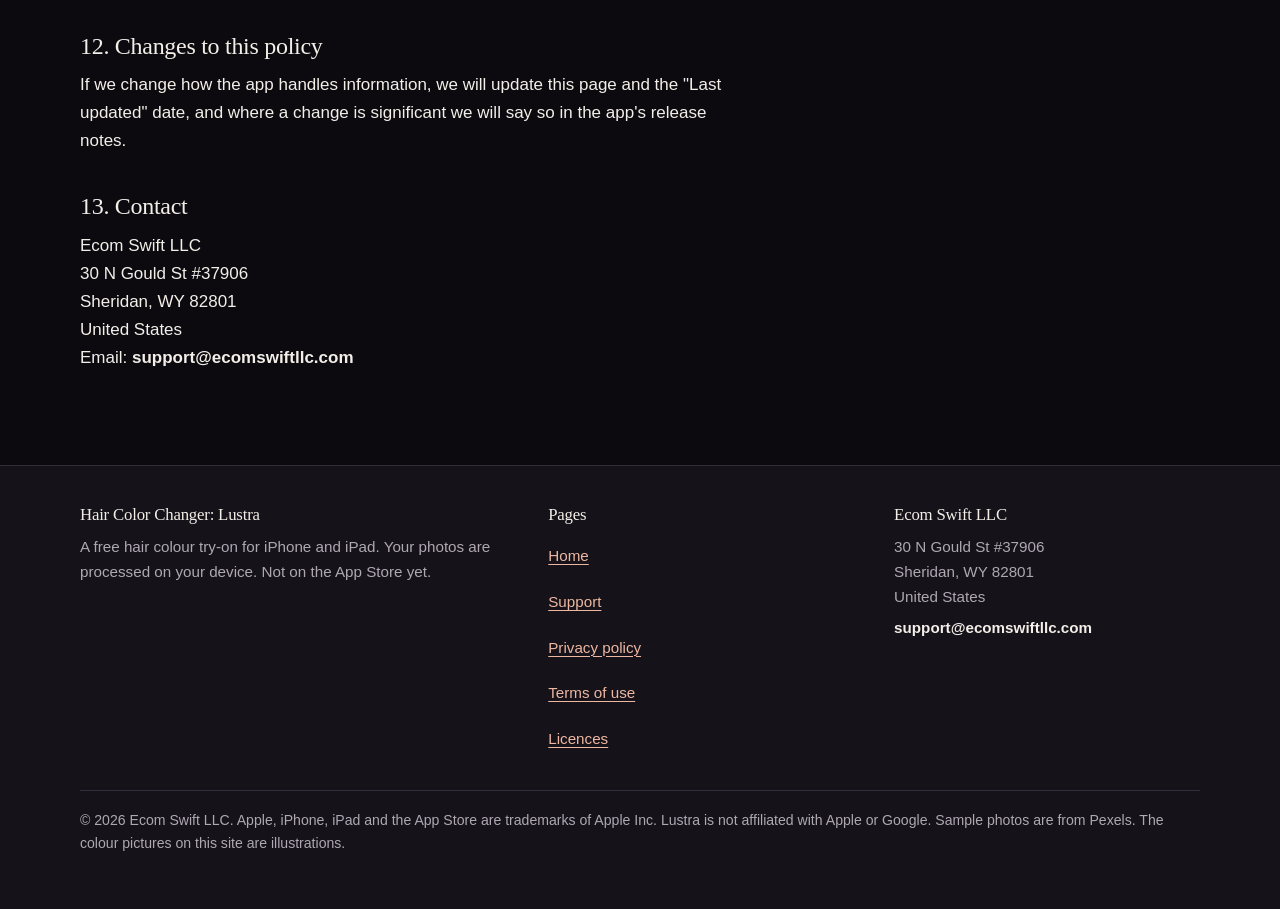
<file: website/lustra/privacy/index.html>
<!doctype html>
<html lang="en">
<head>
<meta charset="utf-8">
<meta name="viewport" content="width=device-width, initial-scale=1, viewport-fit=cover">
<title>Privacy Policy | Hair Color Changer: Lustra</title>
<meta name="description" content="How Hair Color Changer: Lustra handles information: photos are processed on your device and never uploaded, there is no account, and ads come from Google AdMob with your consent where required.">
<link rel="canonical" href="https://ecomswiftllc.github.io/lustra/privacy/">
<meta name="theme-color" content="#0C0A0F">
<meta name="color-scheme" content="dark">
<link rel="icon" href="../assets/favicon.svg" type="image/svg+xml">
<link rel="icon" href="../assets/favicon-32.png" type="image/png" sizes="32x32">
<link rel="apple-touch-icon" href="../assets/apple-touch-icon.png">
<meta property="og:type" content="website">
<meta property="og:site_name" content="Hair Color Changer: Lustra">
<meta property="og:title" content="Privacy Policy | Hair Color Changer: Lustra">
<meta property="og:description" content="How Hair Color Changer: Lustra handles information: photos are processed on your device and never uploaded, there is no account, and ads come from Google AdMob with your consent where required.">
<meta property="og:url" content="https://ecomswiftllc.github.io/lustra/privacy/">
<meta property="og:image" content="https://ecomswiftllc.github.io/lustra/assets/og-image.png">
<meta property="og:image:width" content="1200">
<meta property="og:image:height" content="630">
<meta property="og:image:alt" content="The Lustra app icon, a lock of hair drawn in rose-gold strands, next to the name Hair Color Changer: Lustra">
<meta name="twitter:card" content="summary_large_image">
<meta name="twitter:title" content="Privacy Policy | Hair Color Changer: Lustra">
<meta name="twitter:description" content="How Hair Color Changer: Lustra handles information: photos are processed on your device and never uploaded, there is no account, and ads come from Google AdMob with your consent where required.">
<meta name="twitter:image" content="https://ecomswiftllc.github.io/lustra/assets/og-image.png">
<link rel="stylesheet" href="../assets/site.css">
</head>
<body>
<a class="skip" href="#main">Skip to content</a>
<header class="site-header">
  <div class="wrap">
    <a class="brand" href="../"><img src="../assets/lustra-mark.svg" alt="" width="34" height="34">Lustra</a>
    <nav class="nav" aria-label="Main">
      <a href="../#colour">Colour</a>
      <a href="../#compare">Compare</a>
      <a href="../#private">Privacy</a>
      <a href="../#free">Free with ads</a>
      <a href="../#faq">FAQ</a>
      <a href="../support/">Support</a>
    </nav>
  </div>
</header>

<main id="main">
  <div class="page">
    <div class="wrap">
      <article class="doc">
<h1>Privacy Policy</h1>
<div class="meta">
<p><strong>App:</strong> Hair Color Changer: Lustra ("Lustra")</p>
<p><strong>Company:</strong> Ecom Swift LLC, 30 N Gould St #37906, Sheridan, WY 82801, United States</p>
<p><strong>Contact:</strong> <span class="email">support@ecomswiftllc.com</span></p>
<p><strong>Last updated:</strong> November 25, 2026</p>
</div>
<p>This policy explains what Lustra does with information. The short version: your photos are processed on your device and are never uploaded, and the only outside party that receives any data is the advertising service that pays for the app.</p>
<h2>1. The short version</h2>
<ul><li>Lustra has no account and no sign-in.</li><li>Your photos and the hair colour results you create are made, previewed and exported on your device. We do not upload them and we cannot see them.</li><li>Lustra is free and shows ads from Google AdMob. AdMob collects some device and ad data to show and measure ads. You are asked for your consent where the law requires it.</li><li>We do not run our own analytics, and there are no in-app purchases or subscriptions.</li><li>Lustra itself builds no profile of you. Tracking can happen only through the ads: if you allow tracking when iOS asks, Google's advertising SDK may use your advertising identifier to show and measure ads, and Apple treats that as tracking. If you tap "Ask App Not to Track", it does not. See sections 4 and 5.</li></ul>
<h2>2. Photos and other information that stay on your device</h2>
<p>You choose which photos to open. Lustra reads them through the iOS photo picker, so it does not need access to your whole photo library. You can also take a photo with the camera (Lustra asks for camera permission when you choose to), or start from one of the sample photos built into the app. When you save a result to your photo library, Lustra asks for add-only permission, which lets it add new pictures and does not let it read the rest of your library.</p>
<p>All processing happens on your device: finding the hair in your photo (an on-device machine-learning model together with Apple's Vision face detection), changing the hair colour, the ombre, balayage, highlights, two-tone and root effects, the brush you use to refine the result, the before and after view, the comparison grid, and saving the picture. Your photos are not sent to Ecom Swift LLC, to Google, or to any server or AI service, and they are not used to train any model. Lustra does not record audio and does not use the microphone. Lustra does not identify who is in a photo and does not store face data.</p>
<p>Your saved looks (the colour and settings you chose) are kept in the app's own storage on your device so you can open them again. They are never sent anywhere.</p>
<p>When you save or share a result, Lustra gives the picture to your photo library, the Files app or the iOS share sheet. Where it goes after that is your choice. We do not receive it.</p>
<h2>3. Information we receive</h2>
<p><strong>From the app:</strong> none. We do not receive your photos, your identity or your usage of the app.</p>
<p><strong>From you, if you write to us:</strong> if you email <span class="email">support@ecomswiftllc.com</span>, we receive your email address and whatever you choose to write. We use it only to answer you and to keep a record of the request. We keep support emails for as long as needed to help you and to meet our legal duties, and then delete them. Please do not send photos or other sensitive material unless we ask for it.</p>
<p><strong>From the website:</strong> the Lustra website pages (ecomswiftllc.github.io/lustra/) are static pages. They do not use cookies of their own, analytics scripts, advertising scripts or third-party fonts. Our web host may keep standard server logs (such as IP address and pages requested) for security and operation.</p>
<h2>4. Advertising (Google AdMob)</h2>
<p>Lustra is free and supported by ads shown through Google AdMob, a service of Google LLC. The app shows a banner ad on the Home screen and, before you save or share a finished picture, offers one rewarded video ad that you choose to watch. There are no other ads, and no ad covers the editing controls.</p>
<p>To show and measure ads, the Google Mobile Ads SDK in the app may collect and use, according to Google:</p>
<ul><li>device identifiers, including the advertising identifier (IDFA) if you allow tracking, and other device and app identifiers</li><li>your IP address and approximate location derived from it</li><li>information about ads you see and interact with</li><li>device, operating system and app information and diagnostic information such as crashes and performance</li></ul>
<p>We do not receive this data and we do not combine it with anything we hold. Google's use of the data is described in the Google Privacy Policy (<a href="https://policies.google.com/privacy" rel="noopener">https://policies.google.com/privacy</a>) and on the page "How Google uses information from sites or apps that use our services" (<a href="https://policies.google.com/technologies/partner-sites" rel="noopener">https://policies.google.com/technologies/partner-sites</a>).</p>
<p>Some US state privacy laws treat advertising of this kind as "sharing" or "targeted advertising". Lustra does not sell your photos. You can limit ad personalisation as described in the next section.</p>
<h2>5. Your choices about ads and tracking</h2>
<ul><li><strong>Consent form (EEA, UK and other regions where required).</strong> Right after the welcome screens, a consent form from Google's User Messaging Platform may appear. You can accept, decline or manage your choices. You can reopen it later in Settings, in the Ad privacy choices row, where one is required.</li><li><strong>Tracking prompt.</strong> After the consent step, iOS may ask whether Lustra may track you across apps and websites owned by other companies (App Tracking Transparency). If you tap "Ask App Not to Track", the advertising identifier is not shared, and ads you see will be less personalised. The app works the same either way. Lustra itself does not combine your data across other companies' apps and websites. The only tracking that can happen is through Google's advertising SDK, which may use the advertising identifier to show and measure ads, and only if you allow it in the prompt.</li><li><strong>iOS settings.</strong> You can change the tracking choice at any time in Settings &gt; Privacy &amp; Security &gt; Tracking, and reset your advertising identifier in the same area.</li><li><strong>Ads cannot be switched off inside the app</strong>, because ads are how Lustra is paid for. If you decline a consent form that applies in your region, ads may not load for you. In that case no banner appears, and when you export the export goes ahead without an ad.</li><li><strong>Report an ad.</strong> If you see an ad that is offensive, misleading or inappropriate, write to <span class="email">support@ecomswiftllc.com</span>. Tell us roughly when and where in the app you saw it and what it showed. A screenshot helps. We review reports and block ad categories or advertisers through Google AdMob where we can.</li></ul>
<h2>6. Rewarded video and exports</h2>
<p>A rewarded video is shown only if you choose to watch it ("Watch a short ad to export"). One watched ad covers one export. A comparison grid or a side-by-side picture counts as one export. If you choose Not now, nothing is exported and you can try again at any time. If no ad is available (for example when you are offline, when no ad can be shown, or when your consent choice does not allow ads), the export goes ahead without one. We receive no information about which ads you watched.</p>
<h2>7. Deleting your data</h2>
<ul><li>Lustra has no account. Deleting the app from your device removes everything the app stores, including your saved looks.</li><li>Inside the app you can delete any saved look.</li><li>Pictures you saved to your photo library, and files you exported or shared, are outside the app. You manage and delete them where you saved or sent them.</li><li>Your device's own backup (for example iCloud Backup or a computer backup) may contain a copy of the app's data according to your Apple settings. That copy is controlled by you and Apple, not by us.</li><li>We hold no personal data about you from your use of the app, so there is nothing on our side to delete. For advertising data held by Google, use Google's controls (<a href="https://myadcenter.google.com" rel="noopener">https://myadcenter.google.com</a>) or contact Google.</li></ul>
<h2>8. Children</h2>
<p>Lustra is a general photo editing tool and is not directed to children under 13 (or under 16 where that is the local age of digital consent). We do not knowingly collect personal information from children. The app is not designed for the Kids category and does not use child-directed ad treatment. If you believe a child has sent us personal information, write to <span class="email">support@ecomswiftllc.com</span> and we will delete it.</p>
<h2>9. Your rights</h2>
<p>Depending on where you live (for example the EEA, the UK, California and other US states), you may have rights to access, correct, delete, port or restrict the use of personal information, to object to certain processing, and to withdraw consent. Because we do not hold personal information from your use of the app, there is usually nothing for us to provide, but you can write to us at <span class="email">support@ecomswiftllc.com</span> about any request and we will respond within the time the law requires. For data held by Google, exercise your rights with Google. You can also complain to your local data protection authority.</p>
<h2>10. Security</h2>
<p>Your photos and saved looks are protected by the security of your device and by iOS app storage protections. We recommend a device passcode. No method of storage is completely secure, and you are responsible for the files you export and share.</p>
<h2>11. International transfers</h2>
<p>Google and its partners may process advertising data in the United States and other countries. Where required, they rely on legal transfer mechanisms described in Google's policies.</p>
<h2>12. Changes to this policy</h2>
<p>If we change how the app handles information, we will update this page and the "Last updated" date, and where a change is significant we will say so in the app's release notes.</p>
<h2>13. Contact</h2>
<p>Ecom Swift LLC<br>30 N Gould St #37906<br>Sheridan, WY 82801<br>United States<br>Email: <span class="email">support@ecomswiftllc.com</span></p>
      </article>
    </div>
  </div>
</main>
<footer class="site-footer">
  <div class="wrap">
    <div>
      <h2>Hair Color Changer: Lustra</h2>
      <p>A free hair colour try-on for iPhone and iPad. Your photos are processed on your device. Not on the App Store yet.</p>
    </div>
    <nav aria-label="Footer">
      <h2>Pages</h2>
      <ul>
        <li><a href="../">Home</a></li>
        <li><a href="../support/">Support</a></li>
        <li><a href="../privacy/">Privacy policy</a></li>
        <li><a href="../terms/">Terms of use</a></li>
        <li><a href="../licenses/">Licences</a></li>
      </ul>
    </nav>
    <div>
      <h2>Ecom Swift LLC</h2>
      <p>30 N Gould St #37906<br>Sheridan, WY 82801<br>United States</p>
      <p class="email">support@ecomswiftllc.com</p>
    </div>
    <p class="legalline">&copy; 2026 Ecom Swift LLC. Apple, iPhone, iPad and the App Store are trademarks of Apple Inc. Lustra is not affiliated with Apple or Google. Sample photos are from Pexels. The colour pictures on this site are illustrations.</p>
  </div>
</footer>
</body>
</html>
</file>
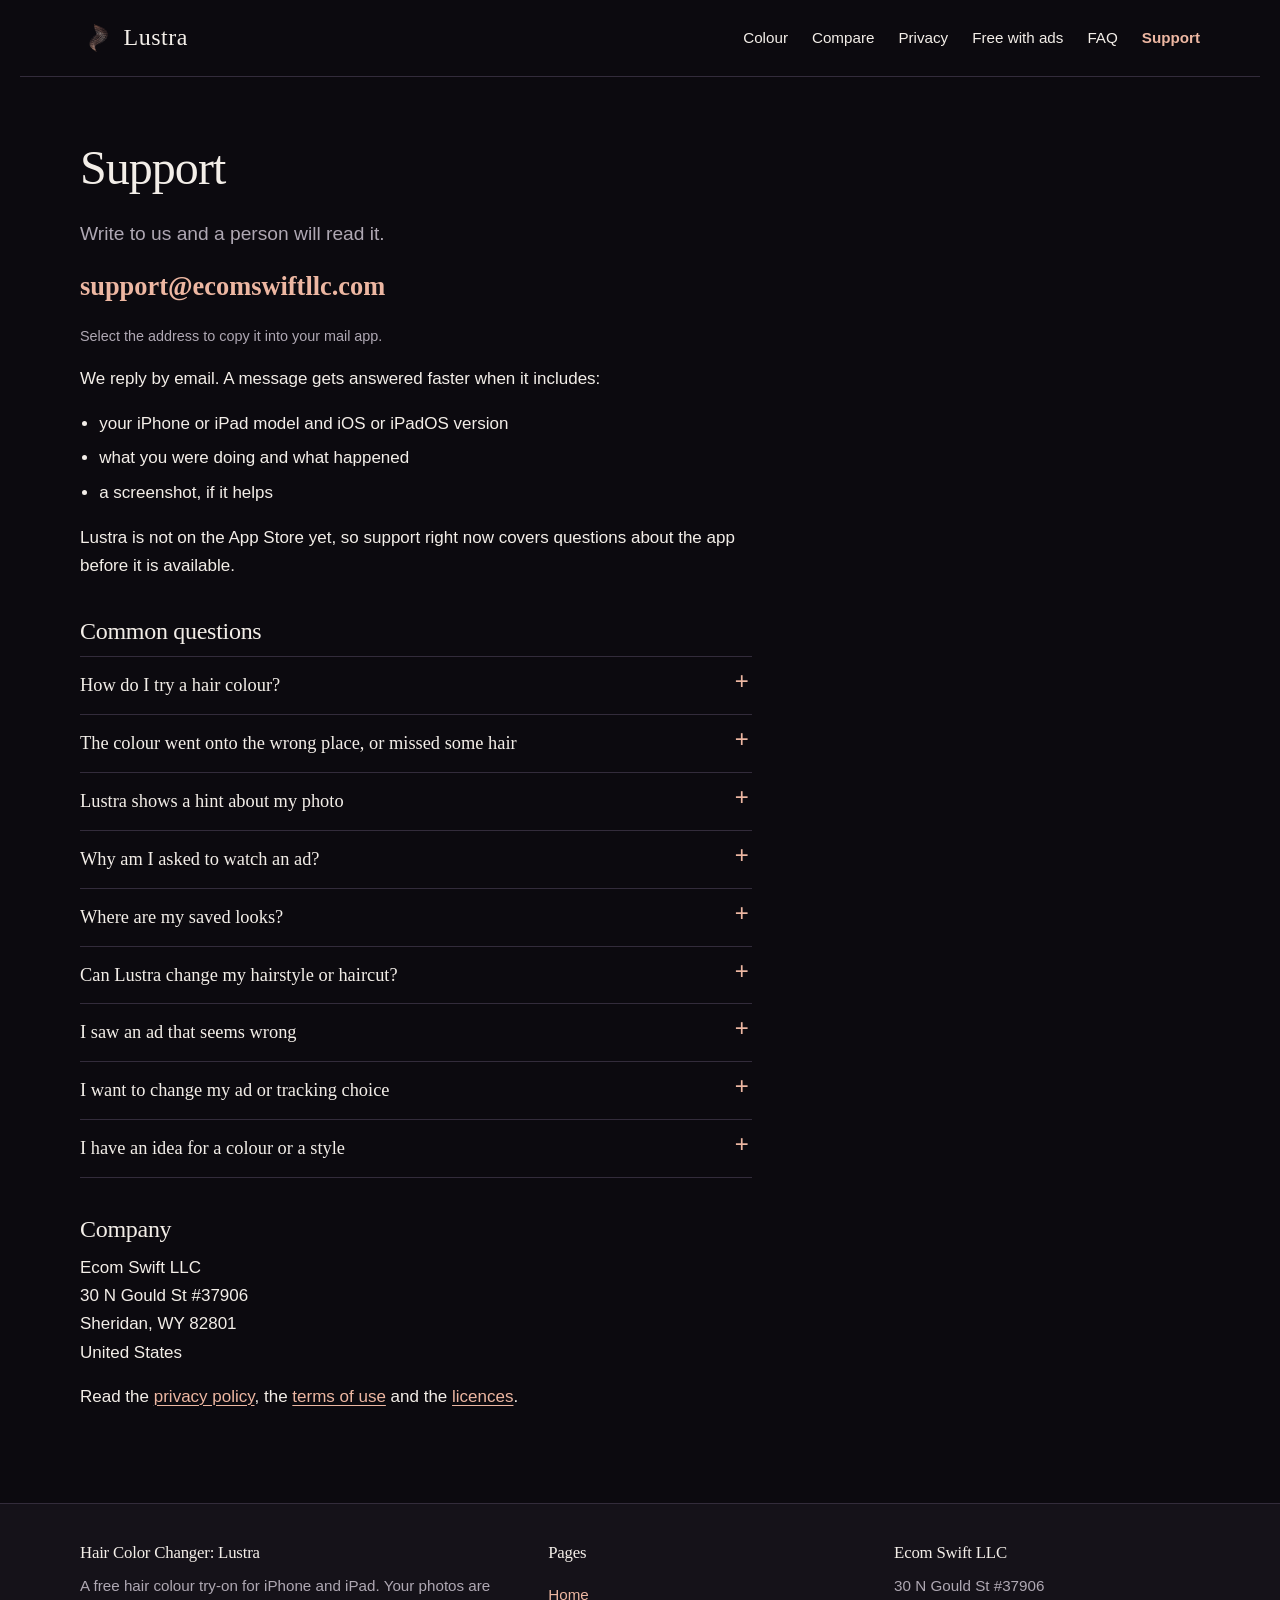
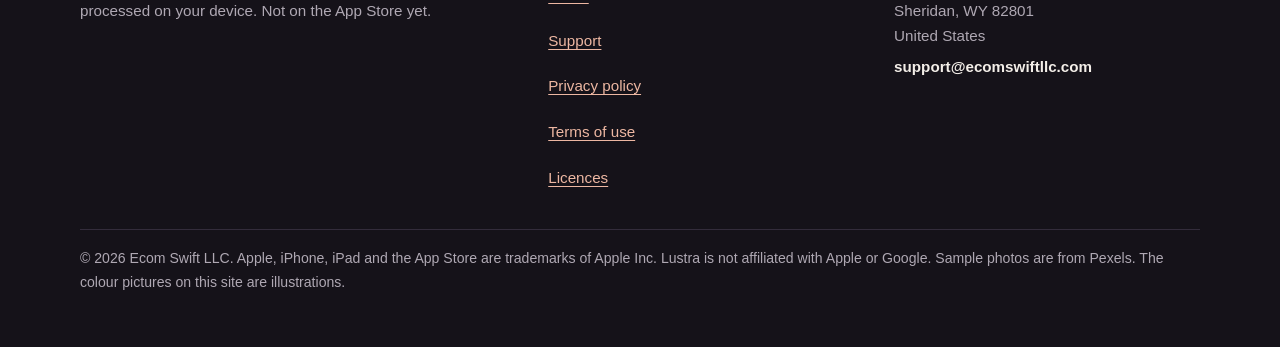
<file: website/lustra/support/index.html>
<!doctype html>
<html lang="en">
<head>
<meta charset="utf-8">
<meta name="viewport" content="width=device-width, initial-scale=1, viewport-fit=cover">
<title>Support | Hair Color Changer: Lustra</title>
<meta name="description" content="Get help with Lustra: contact details, and answers about trying a hair colour, photos the app cannot read well, exporting, ads and your saved looks.">
<link rel="canonical" href="https://ecomswiftllc.github.io/lustra/support/">
<meta name="theme-color" content="#0C0A0F">
<meta name="color-scheme" content="dark">
<link rel="icon" href="../assets/favicon.svg" type="image/svg+xml">
<link rel="icon" href="../assets/favicon-32.png" type="image/png" sizes="32x32">
<link rel="apple-touch-icon" href="../assets/apple-touch-icon.png">
<meta property="og:type" content="website">
<meta property="og:site_name" content="Hair Color Changer: Lustra">
<meta property="og:title" content="Support | Hair Color Changer: Lustra">
<meta property="og:description" content="Get help with Lustra: contact details, and answers about trying a hair colour, photos the app cannot read well, exporting, ads and your saved looks.">
<meta property="og:url" content="https://ecomswiftllc.github.io/lustra/support/">
<meta property="og:image" content="https://ecomswiftllc.github.io/lustra/assets/og-image.png">
<meta property="og:image:width" content="1200">
<meta property="og:image:height" content="630">
<meta property="og:image:alt" content="The Lustra app icon, a lock of hair drawn in rose-gold strands, next to the name Hair Color Changer: Lustra">
<meta name="twitter:card" content="summary_large_image">
<meta name="twitter:title" content="Support | Hair Color Changer: Lustra">
<meta name="twitter:description" content="Get help with Lustra: contact details, and answers about trying a hair colour, photos the app cannot read well, exporting, ads and your saved looks.">
<meta name="twitter:image" content="https://ecomswiftllc.github.io/lustra/assets/og-image.png">
<link rel="stylesheet" href="../assets/site.css">
</head>
<body>
<a class="skip" href="#main">Skip to content</a>
<header class="site-header">
  <div class="wrap">
    <a class="brand" href="../"><img src="../assets/lustra-mark.svg" alt="" width="34" height="34">Lustra</a>
    <nav class="nav" aria-label="Main">
      <a href="../#colour">Colour</a>
      <a href="../#compare">Compare</a>
      <a href="../#private">Privacy</a>
      <a href="../#free">Free with ads</a>
      <a href="../#faq">FAQ</a>
      <a href="../support/" aria-current="page">Support</a>
    </nav>
  </div>
</header>

<main id="main">
  <div class="page">
    <div class="wrap">
      <div class="doc">
        <h1>Support</h1>
        <p class="lede">Write to us and a person will read it.</p>
        <p class="contact-line"><span class="email">support@ecomswiftllc.com</span></p>
        <p class="small">Select the address to copy it into your mail app.</p>
        <p>We reply by email. A message gets answered faster when it includes:</p>
        <ul>
          <li>your iPhone or iPad model and iOS or iPadOS version</li>
          <li>what you were doing and what happened</li>
          <li>a screenshot, if it helps</li>
        </ul>
        <p>Lustra is not on the App Store yet, so support right now covers questions about the app before it is available.</p>
        <h2>Common questions</h2>
        <div class="faq">
          <details><summary>How do I try a hair colour?</summary><div class="answer"><ol><li>Choose a photo, or one of the sample photos, on the Home screen. A photo of one person where the hair is clearly visible works best.</li><li>Wait a moment while Lustra finds the hair on your device.</li><li>Pick a colour, then pick a style: solid, ombre, balayage, highlights, two-tone or root shadow.</li><li>Use the intensity, shine and brightness sliders to adjust it.</li><li>Drag the before and after slider to check the change, then save or share.</li></ol></div></details>
          <details><summary>The colour went onto the wrong place, or missed some hair</summary><div class="answer"><p>Use the refine brush. Choose Add to paint hair that was missed, or Remove to take colour off a spot that is not hair, such as a scarf or the background. You can undo any stroke. Photos that are sharp, evenly lit and show the hair clearly give the cleanest result. Hats, scarves, hoods, strong shadows and busy backgrounds make detection harder.</p></div></details>
          <details><summary>Lustra shows a hint about my photo</summary><div class="answer"><p>The app tells you when a photo is blurry, dark, very small, or has no clear face, and when a hat or scarf may cover the hair. You can still continue. If the photo has more than one person, choose the one you want to edit. For the best result, try a brighter photo with the hair in full view.</p></div></details>
          <details><summary>Why am I asked to watch an ad?</summary><div class="answer"><p>Lustra is free, and ads pay for it. Before you export, the app offers one short video that you choose to watch. One watched ad covers one export, and a comparison grid counts as one export. If you choose Not now, nothing is exported and you can try again any time. If no ad is available, for example when you are offline or your ad privacy choice does not allow ads, the export goes ahead without one. Editing never needs an ad.</p></div></details>
          <details><summary>Where are my saved looks?</summary><div class="answer"><p>Saved looks are kept on your device only. You can open them again on another photo and delete them in the app. If you delete the app, they cannot be recovered by us. Pictures you exported to Photos or Files are not affected. A full backup of your device may still contain the app's data if you made one before deleting it.</p></div></details>
          <details><summary>Can Lustra change my hairstyle or haircut?</summary><div class="answer"><p>No. Lustra changes the colour of hair that is already in your photo. It does not add bangs, curls, a haircut or a wig.</p></div></details>
          <details><summary>I saw an ad that seems wrong</summary><div class="answer"><p>Write to us at the address above. Tell us roughly when and where in the app you saw it and what it showed. A screenshot helps. We block ad categories and advertisers through Google AdMob where we can.</p></div></details>
          <details><summary>I want to change my ad or tracking choice</summary><div class="answer"><p>Open Settings in the app and look for the Ad privacy choices row, which appears where the law requires it. You can also change tracking in iOS Settings under Privacy and Security, then Tracking, and reset your advertising identifier there.</p></div></details>
          <details><summary>I have an idea for a colour or a style</summary><div class="answer"><p>Send it. We read every message, though we cannot promise to build every idea.</p></div></details>
        </div>
        <h2>Company</h2>
        <p>Ecom Swift LLC<br>30 N Gould St #37906<br>Sheridan, WY 82801<br>United States</p>
        <p>Read the <a href="../privacy/">privacy policy</a>, the <a href="../terms/">terms of use</a> and the <a href="../licenses/">licences</a>.</p>
      </div>
    </div>
  </div>
</main>
<footer class="site-footer">
  <div class="wrap">
    <div>
      <h2>Hair Color Changer: Lustra</h2>
      <p>A free hair colour try-on for iPhone and iPad. Your photos are processed on your device. Not on the App Store yet.</p>
    </div>
    <nav aria-label="Footer">
      <h2>Pages</h2>
      <ul>
        <li><a href="../">Home</a></li>
        <li><a href="../support/">Support</a></li>
        <li><a href="../privacy/">Privacy policy</a></li>
        <li><a href="../terms/">Terms of use</a></li>
        <li><a href="../licenses/">Licences</a></li>
      </ul>
    </nav>
    <div>
      <h2>Ecom Swift LLC</h2>
      <p>30 N Gould St #37906<br>Sheridan, WY 82801<br>United States</p>
      <p class="email">support@ecomswiftllc.com</p>
    </div>
    <p class="legalline">&copy; 2026 Ecom Swift LLC. Apple, iPhone, iPad and the App Store are trademarks of Apple Inc. Lustra is not affiliated with Apple or Google. Sample photos are from Pexels. The colour pictures on this site are illustrations.</p>
  </div>
</footer>
</body>
</html>
</file>
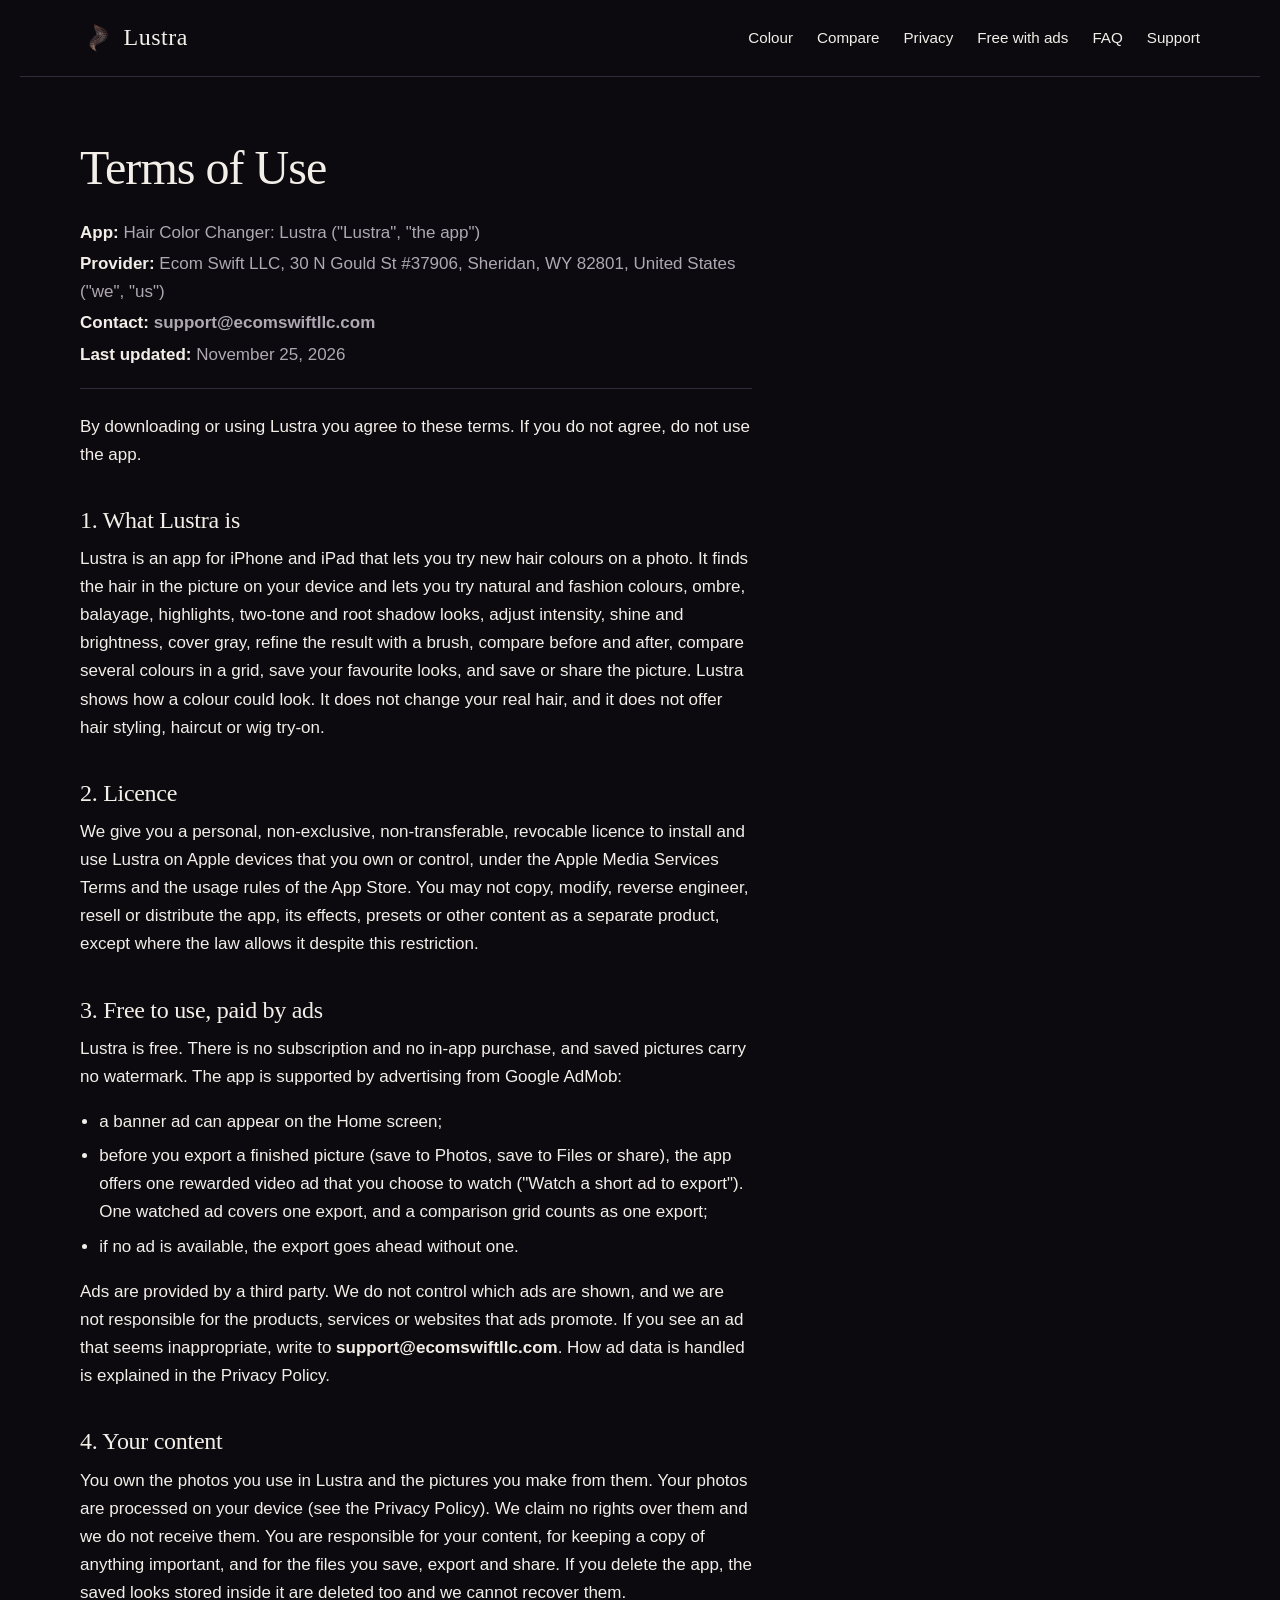
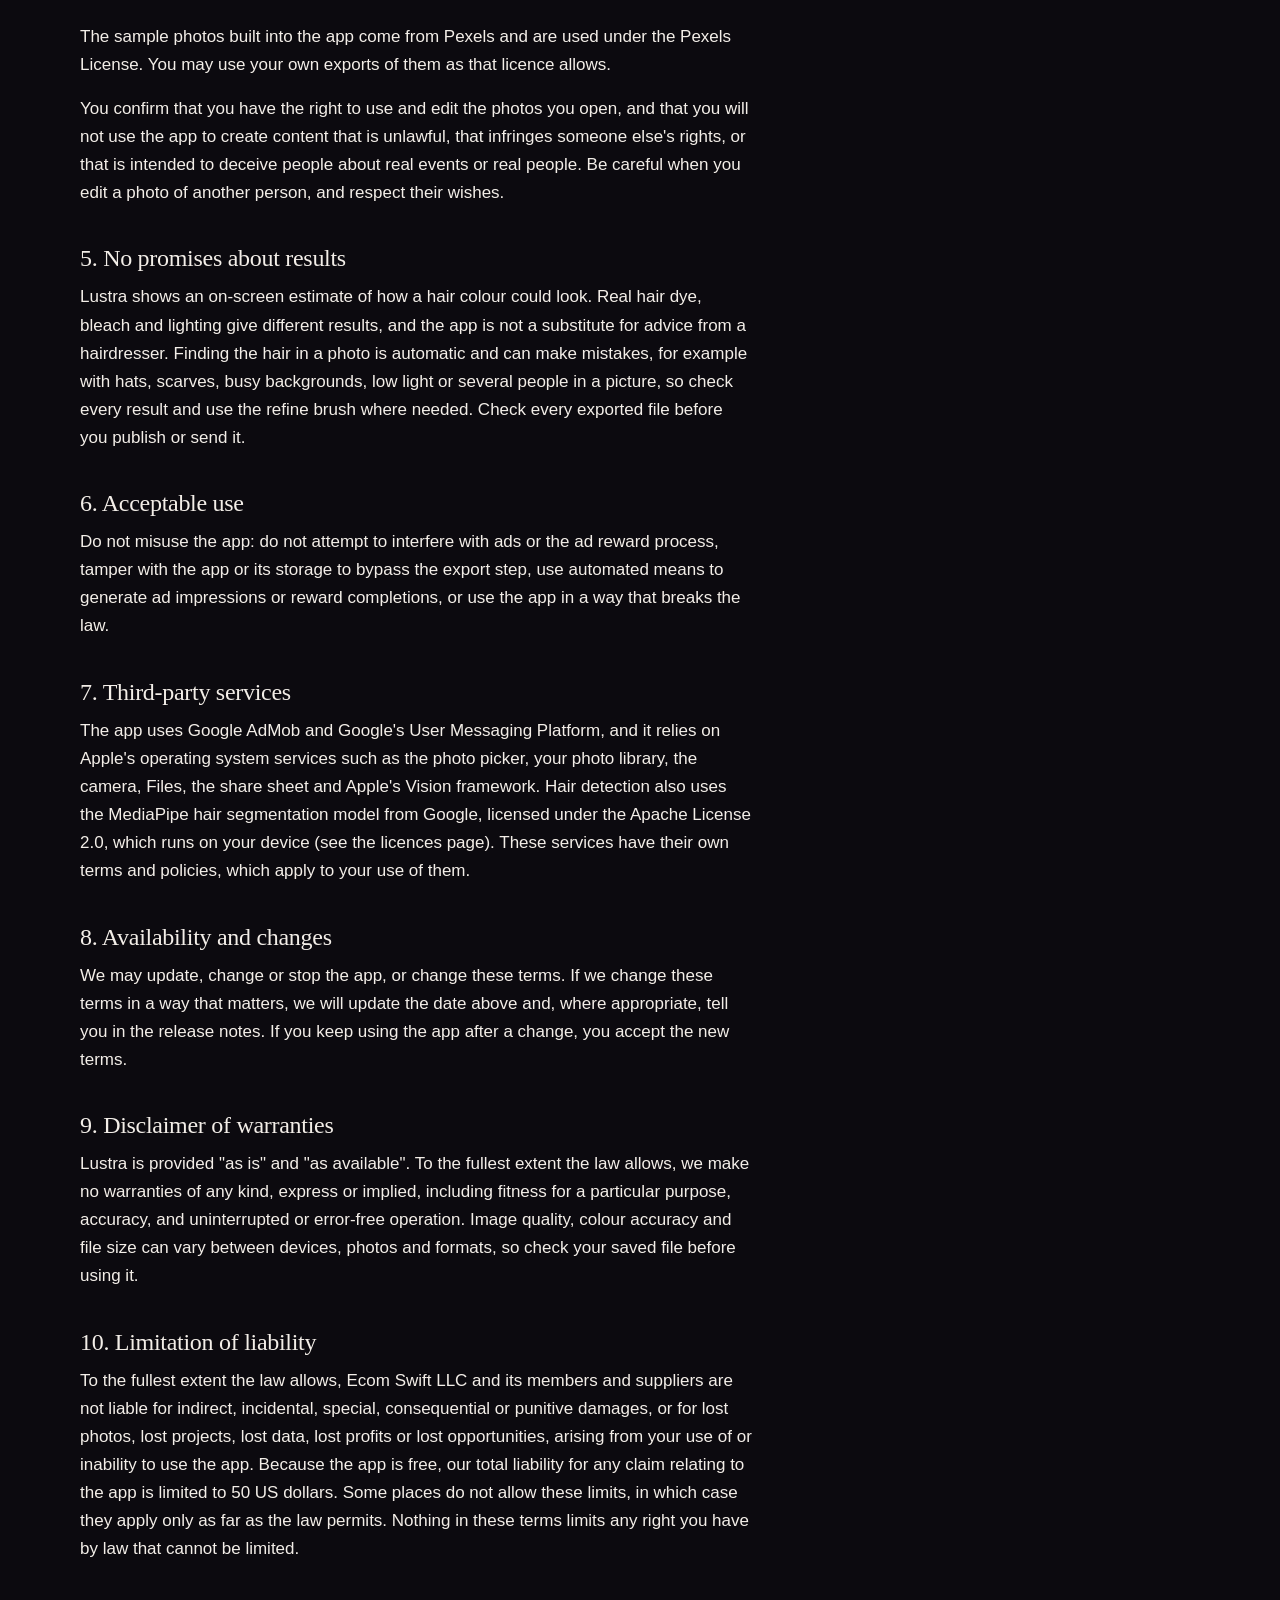
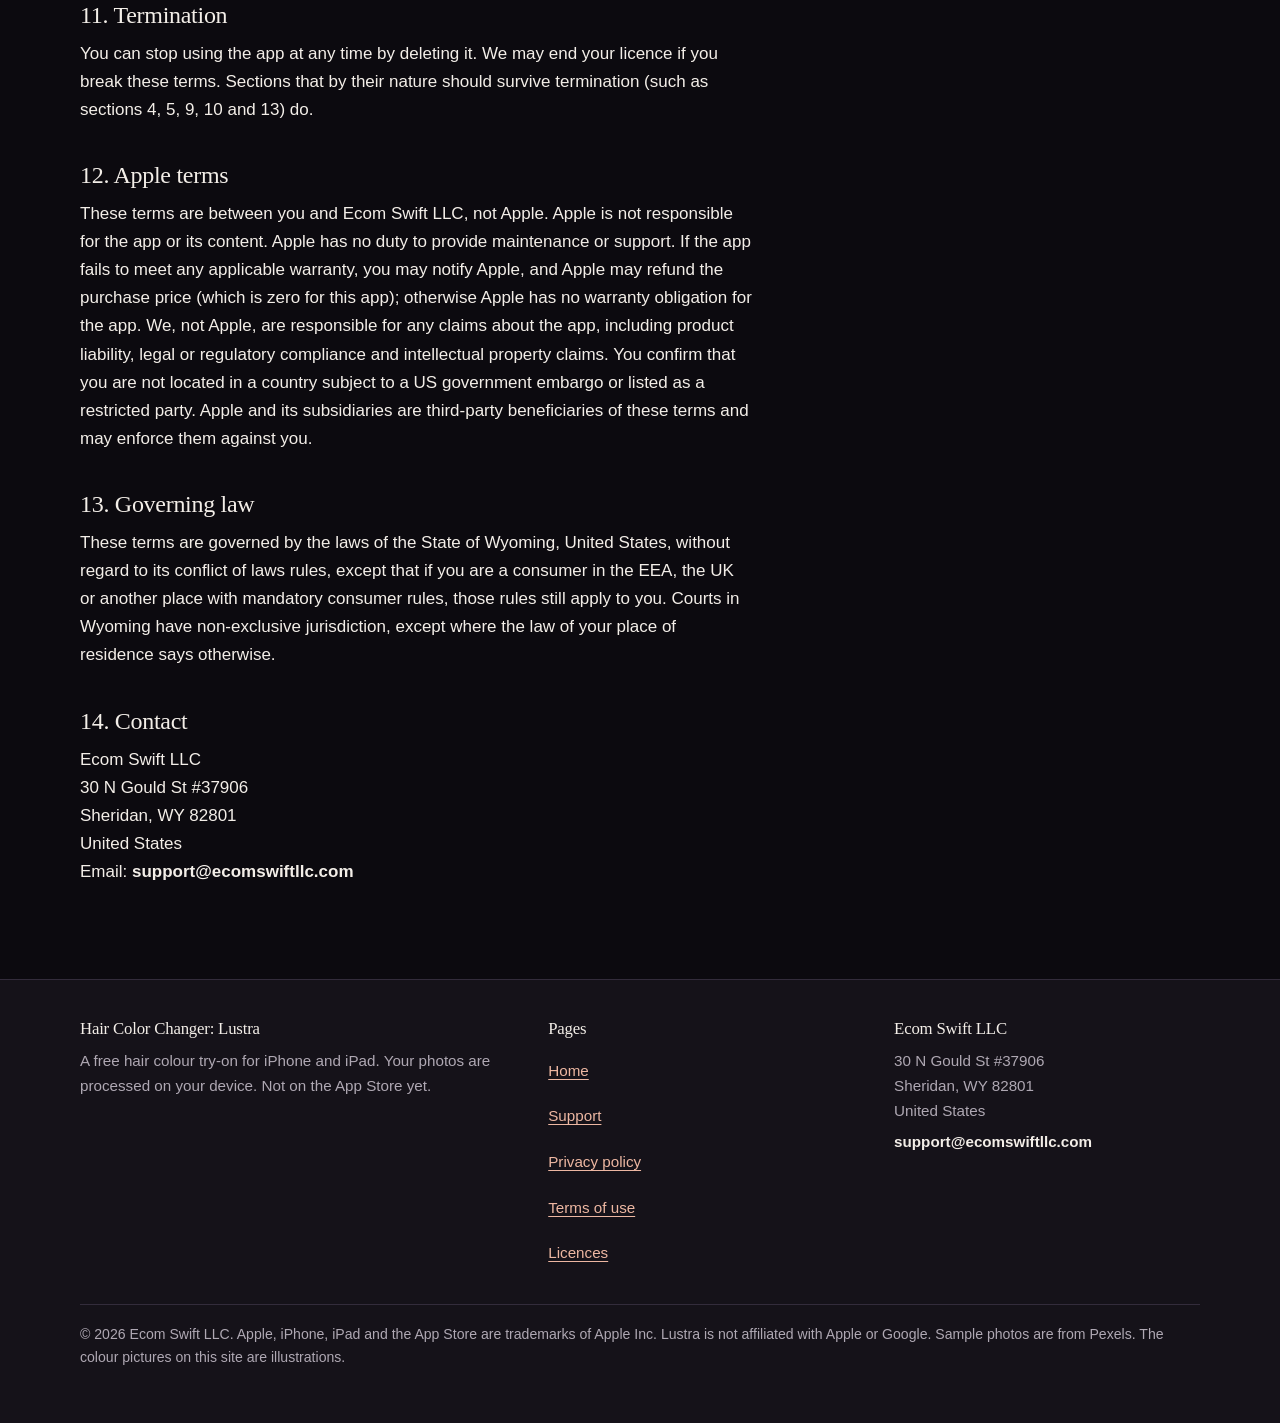
<file: website/lustra/terms/index.html>
<!doctype html>
<html lang="en">
<head>
<meta charset="utf-8">
<meta name="viewport" content="width=device-width, initial-scale=1, viewport-fit=cover">
<title>Terms of Use | Hair Color Changer: Lustra</title>
<meta name="description" content="The terms for using Hair Color Changer: Lustra, a free hair colour try-on supported by ads.">
<link rel="canonical" href="https://ecomswiftllc.github.io/lustra/terms/">
<meta name="theme-color" content="#0C0A0F">
<meta name="color-scheme" content="dark">
<link rel="icon" href="../assets/favicon.svg" type="image/svg+xml">
<link rel="icon" href="../assets/favicon-32.png" type="image/png" sizes="32x32">
<link rel="apple-touch-icon" href="../assets/apple-touch-icon.png">
<meta property="og:type" content="website">
<meta property="og:site_name" content="Hair Color Changer: Lustra">
<meta property="og:title" content="Terms of Use | Hair Color Changer: Lustra">
<meta property="og:description" content="The terms for using Hair Color Changer: Lustra, a free hair colour try-on supported by ads.">
<meta property="og:url" content="https://ecomswiftllc.github.io/lustra/terms/">
<meta property="og:image" content="https://ecomswiftllc.github.io/lustra/assets/og-image.png">
<meta property="og:image:width" content="1200">
<meta property="og:image:height" content="630">
<meta property="og:image:alt" content="The Lustra app icon, a lock of hair drawn in rose-gold strands, next to the name Hair Color Changer: Lustra">
<meta name="twitter:card" content="summary_large_image">
<meta name="twitter:title" content="Terms of Use | Hair Color Changer: Lustra">
<meta name="twitter:description" content="The terms for using Hair Color Changer: Lustra, a free hair colour try-on supported by ads.">
<meta name="twitter:image" content="https://ecomswiftllc.github.io/lustra/assets/og-image.png">
<link rel="stylesheet" href="../assets/site.css">
</head>
<body>
<a class="skip" href="#main">Skip to content</a>
<header class="site-header">
  <div class="wrap">
    <a class="brand" href="../"><img src="../assets/lustra-mark.svg" alt="" width="34" height="34">Lustra</a>
    <nav class="nav" aria-label="Main">
      <a href="../#colour">Colour</a>
      <a href="../#compare">Compare</a>
      <a href="../#private">Privacy</a>
      <a href="../#free">Free with ads</a>
      <a href="../#faq">FAQ</a>
      <a href="../support/">Support</a>
    </nav>
  </div>
</header>

<main id="main">
  <div class="page">
    <div class="wrap">
      <article class="doc">
<h1>Terms of Use</h1>
<div class="meta">
<p><strong>App:</strong> Hair Color Changer: Lustra ("Lustra", "the app")</p>
<p><strong>Provider:</strong> Ecom Swift LLC, 30 N Gould St #37906, Sheridan, WY 82801, United States ("we", "us")</p>
<p><strong>Contact:</strong> <span class="email">support@ecomswiftllc.com</span></p>
<p><strong>Last updated:</strong> November 25, 2026</p>
</div>
<p>By downloading or using Lustra you agree to these terms. If you do not agree, do not use the app.</p>
<h2>1. What Lustra is</h2>
<p>Lustra is an app for iPhone and iPad that lets you try new hair colours on a photo. It finds the hair in the picture on your device and lets you try natural and fashion colours, ombre, balayage, highlights, two-tone and root shadow looks, adjust intensity, shine and brightness, cover gray, refine the result with a brush, compare before and after, compare several colours in a grid, save your favourite looks, and save or share the picture. Lustra shows how a colour could look. It does not change your real hair, and it does not offer hair styling, haircut or wig try-on.</p>
<h2>2. Licence</h2>
<p>We give you a personal, non-exclusive, non-transferable, revocable licence to install and use Lustra on Apple devices that you own or control, under the Apple Media Services Terms and the usage rules of the App Store. You may not copy, modify, reverse engineer, resell or distribute the app, its effects, presets or other content as a separate product, except where the law allows it despite this restriction.</p>
<h2>3. Free to use, paid by ads</h2>
<p>Lustra is free. There is no subscription and no in-app purchase, and saved pictures carry no watermark. The app is supported by advertising from Google AdMob:</p>
<ul><li>a banner ad can appear on the Home screen;</li><li>before you export a finished picture (save to Photos, save to Files or share), the app offers one rewarded video ad that you choose to watch ("Watch a short ad to export"). One watched ad covers one export, and a comparison grid counts as one export;</li><li>if no ad is available, the export goes ahead without one.</li></ul>
<p>Ads are provided by a third party. We do not control which ads are shown, and we are not responsible for the products, services or websites that ads promote. If you see an ad that seems inappropriate, write to <span class="email">support@ecomswiftllc.com</span>. How ad data is handled is explained in the Privacy Policy.</p>
<h2>4. Your content</h2>
<p>You own the photos you use in Lustra and the pictures you make from them. Your photos are processed on your device (see the Privacy Policy). We claim no rights over them and we do not receive them. You are responsible for your content, for keeping a copy of anything important, and for the files you save, export and share. If you delete the app, the saved looks stored inside it are deleted too and we cannot recover them.</p>
<p>The sample photos built into the app come from Pexels and are used under the Pexels License. You may use your own exports of them as that licence allows.</p>
<p>You confirm that you have the right to use and edit the photos you open, and that you will not use the app to create content that is unlawful, that infringes someone else's rights, or that is intended to deceive people about real events or real people. Be careful when you edit a photo of another person, and respect their wishes.</p>
<h2>5. No promises about results</h2>
<p>Lustra shows an on-screen estimate of how a hair colour could look. Real hair dye, bleach and lighting give different results, and the app is not a substitute for advice from a hairdresser. Finding the hair in a photo is automatic and can make mistakes, for example with hats, scarves, busy backgrounds, low light or several people in a picture, so check every result and use the refine brush where needed. Check every exported file before you publish or send it.</p>
<h2>6. Acceptable use</h2>
<p>Do not misuse the app: do not attempt to interfere with ads or the ad reward process, tamper with the app or its storage to bypass the export step, use automated means to generate ad impressions or reward completions, or use the app in a way that breaks the law.</p>
<h2>7. Third-party services</h2>
<p>The app uses Google AdMob and Google's User Messaging Platform, and it relies on Apple's operating system services such as the photo picker, your photo library, the camera, Files, the share sheet and Apple's Vision framework. Hair detection also uses the MediaPipe hair segmentation model from Google, licensed under the Apache License 2.0, which runs on your device (see the licences page). These services have their own terms and policies, which apply to your use of them.</p>
<h2>8. Availability and changes</h2>
<p>We may update, change or stop the app, or change these terms. If we change these terms in a way that matters, we will update the date above and, where appropriate, tell you in the release notes. If you keep using the app after a change, you accept the new terms.</p>
<h2>9. Disclaimer of warranties</h2>
<p>Lustra is provided "as is" and "as available". To the fullest extent the law allows, we make no warranties of any kind, express or implied, including fitness for a particular purpose, accuracy, and uninterrupted or error-free operation. Image quality, colour accuracy and file size can vary between devices, photos and formats, so check your saved file before using it.</p>
<h2>10. Limitation of liability</h2>
<p>To the fullest extent the law allows, Ecom Swift LLC and its members and suppliers are not liable for indirect, incidental, special, consequential or punitive damages, or for lost photos, lost projects, lost data, lost profits or lost opportunities, arising from your use of or inability to use the app. Because the app is free, our total liability for any claim relating to the app is limited to 50 US dollars. Some places do not allow these limits, in which case they apply only as far as the law permits. Nothing in these terms limits any right you have by law that cannot be limited.</p>
<h2>11. Termination</h2>
<p>You can stop using the app at any time by deleting it. We may end your licence if you break these terms. Sections that by their nature should survive termination (such as sections 4, 5, 9, 10 and 13) do.</p>
<h2>12. Apple terms</h2>
<p>These terms are between you and Ecom Swift LLC, not Apple. Apple is not responsible for the app or its content. Apple has no duty to provide maintenance or support. If the app fails to meet any applicable warranty, you may notify Apple, and Apple may refund the purchase price (which is zero for this app); otherwise Apple has no warranty obligation for the app. We, not Apple, are responsible for any claims about the app, including product liability, legal or regulatory compliance and intellectual property claims. You confirm that you are not located in a country subject to a US government embargo or listed as a restricted party. Apple and its subsidiaries are third-party beneficiaries of these terms and may enforce them against you.</p>
<h2>13. Governing law</h2>
<p>These terms are governed by the laws of the State of Wyoming, United States, without regard to its conflict of laws rules, except that if you are a consumer in the EEA, the UK or another place with mandatory consumer rules, those rules still apply to you. Courts in Wyoming have non-exclusive jurisdiction, except where the law of your place of residence says otherwise.</p>
<h2>14. Contact</h2>
<p>Ecom Swift LLC<br>30 N Gould St #37906<br>Sheridan, WY 82801<br>United States<br>Email: <span class="email">support@ecomswiftllc.com</span></p>
      </article>
    </div>
  </div>
</main>
<footer class="site-footer">
  <div class="wrap">
    <div>
      <h2>Hair Color Changer: Lustra</h2>
      <p>A free hair colour try-on for iPhone and iPad. Your photos are processed on your device. Not on the App Store yet.</p>
    </div>
    <nav aria-label="Footer">
      <h2>Pages</h2>
      <ul>
        <li><a href="../">Home</a></li>
        <li><a href="../support/">Support</a></li>
        <li><a href="../privacy/">Privacy policy</a></li>
        <li><a href="../terms/">Terms of use</a></li>
        <li><a href="../licenses/">Licences</a></li>
      </ul>
    </nav>
    <div>
      <h2>Ecom Swift LLC</h2>
      <p>30 N Gould St #37906<br>Sheridan, WY 82801<br>United States</p>
      <p class="email">support@ecomswiftllc.com</p>
    </div>
    <p class="legalline">&copy; 2026 Ecom Swift LLC. Apple, iPhone, iPad and the App Store are trademarks of Apple Inc. Lustra is not affiliated with Apple or Google. Sample photos are from Pexels. The colour pictures on this site are illustrations.</p>
  </div>
</footer>
</body>
</html>
</file>
<file: website/lustra/assets/site.css>
/* Lustra site. System fonts only, no external requests. Dark by design, like the app.
   Layout: one calm reading column per section, with the section title in a left rail on wide screens.
   Memorable element: the split photo in the hero, one real sample photo with a plain colour overlay on the right half. */
:root {
  --ink: #0C0A0F;        /* page */
  --surface: #151219;    /* raised bands, footer */
  --surface-2: #201B26;  /* panels */
  --hairline: #332C3B;   /* rules and borders (not text) */
  --text: #F3EEE8;       /* body text */
  --muted: #AFA8B3;      /* secondary text, 8:1 on ink */
  --rose: #EDB7A2;       /* rose gold: accent and links */
  --rose-deep: #C98672;  /* decorative strokes only */
  --serif: "New York", "Iowan Old Style", "Palatino Linotype", Palatino, Charter, Georgia, "Times New Roman", serif;
  --sans: -apple-system, BlinkMacSystemFont, "SF Pro Text", "Segoe UI", Roboto, "Helvetica Neue", Arial, sans-serif;
  --gutter: max(1.25rem, env(safe-area-inset-left, 0px));
  --gutter-r: max(1.25rem, env(safe-area-inset-right, 0px));
  --measure: 40rem;
  color-scheme: dark;
}

*, *::before, *::after { box-sizing: border-box; }
html { -webkit-text-size-adjust: 100%; scroll-behavior: smooth; background: var(--ink); }
@media (prefers-reduced-motion: reduce) { html { scroll-behavior: auto; } }
body {
  margin: 0;
  background: var(--ink);
  color: var(--text);
  font-family: var(--sans);
  font-size: 1.0625rem;
  line-height: 1.65;
  padding-left: var(--gutter);
  padding-right: var(--gutter-r);
}
img, svg { max-width: 100%; display: block; }
a { color: var(--rose); text-underline-offset: 0.18em; text-decoration-thickness: 1px; }
a:hover { text-decoration-thickness: 2px; }
:focus-visible { outline: 3px solid var(--rose); outline-offset: 3px; border-radius: 2px; }
.skip { position: absolute; left: -999px; top: 0; background: var(--rose); color: var(--ink); padding: .6rem 1rem; z-index: 20; font-weight: 600; }
.skip:focus { left: 1rem; top: 1rem; }

.wrap { width: 100%; max-width: 70rem; margin-inline: auto; }

/* header */
.site-header { padding-block: 1rem; border-bottom: 1px solid var(--hairline); }
.site-header .wrap { display: flex; flex-wrap: wrap; align-items: center; justify-content: space-between; gap: .4rem 2rem; }
.brand { display: inline-flex; align-items: center; gap: .6rem; min-height: 44px; text-decoration: none; color: var(--text); font-family: var(--serif); font-size: 1.5rem; font-weight: 500; letter-spacing: .02em; }
.brand img { width: 34px; height: 34px; }
.nav { display: flex; flex-wrap: wrap; gap: .1rem 1.5rem; font-size: .95rem; }
.nav a { color: var(--text); text-decoration: none; padding-block: .5rem; min-height: 44px; display: inline-flex; align-items: center; }
.nav a:hover { color: var(--rose); }
.nav a[aria-current="page"] { color: var(--rose); font-weight: 600; }

/* type */
h1, h2, h3 { font-family: var(--serif); font-weight: 500; line-height: 1.12; letter-spacing: -.012em; margin: 0; text-wrap: balance; color: var(--text); }
h1 { font-size: clamp(2.45rem, 5.2vw, 4rem); letter-spacing: -.02em; }
h2 { font-size: clamp(1.65rem, 3vw, 2.2rem); }
h3 { font-size: 1.2rem; letter-spacing: -.005em; }
p { margin: 0 0 1rem; }
.lede { font-size: 1.2rem; line-height: 1.6; color: var(--muted); max-width: 35rem; }
.small { font-size: .9rem; color: var(--muted); }

/* hero */
.hero { padding-block: clamp(2.5rem, 7vw, 5.5rem) clamp(2.5rem, 6vw, 4.5rem); overflow: clip; }
.hero .wrap { display: grid; grid-template-columns: minmax(0, 1.05fr) minmax(0, .95fr); gap: clamp(1.5rem, 4vw, 3.5rem); align-items: center; }
.hero h1 { margin-bottom: 1.4rem; max-width: 13ch; }
.hero .lede { margin-bottom: 1.9rem; }
.status { display: flex; align-items: center; gap: .65rem; color: var(--text); font-weight: 600; font-size: 1.05rem; margin: 0 0 .6rem; }
.status::before { content: ""; width: .6rem; height: .6rem; border-radius: 50%; background: var(--rose); box-shadow: 0 0 0 4px rgba(237, 183, 162, .16); flex: none; }
.hero-note { max-width: 31rem; }

.compare { margin: 0; justify-self: center; width: min(100%, 27rem); position: relative; }
.compare::before { content: ""; position: absolute; inset: 6% -8% -4%; background: radial-gradient(closest-side, rgba(237, 183, 162, .17), rgba(237, 183, 162, 0)); filter: blur(28px); z-index: -1; }
.compare .frame { position: relative; border-radius: 1.75rem; overflow: hidden; border: 1px solid var(--hairline); background: var(--surface-2); box-shadow: 0 30px 60px -30px rgba(0, 0, 0, .8); }
.compare img { width: 100%; height: auto; aspect-ratio: 900 / 1157; object-fit: cover; }
.compare .tag { position: absolute; bottom: .9rem; padding: .35rem .8rem; border-radius: 99px; background: rgba(12, 10, 15, .82); color: var(--text); font-size: .86rem; line-height: 1.2; border: 1px solid var(--hairline); }
.compare .tag.l { left: .9rem; }
.compare .tag.r { right: .9rem; color: var(--rose); }
.compare figcaption { margin-top: .9rem; color: var(--muted); font-size: .9rem; line-height: 1.5; }

/* palette strip: the same sample photo in four colours */
.palette-section { padding-block: clamp(2.5rem, 6vw, 4.5rem); border-top: 1px solid var(--hairline); }
.palette-head { max-width: 38rem; margin-bottom: 2rem; }
.palette-head p { color: var(--muted); margin: .9rem 0 0; }
.palette { display: grid; grid-template-columns: repeat(4, minmax(0, 1fr)); gap: 1px; background: var(--hairline); border: 1px solid var(--hairline); margin: 0; padding: 0; list-style: none; border-radius: 1.1rem; overflow: hidden; }
.palette li { background: var(--ink); }
.palette figure { margin: 0; }
.palette img { display: block; width: 100%; height: auto; aspect-ratio: 4 / 5; object-fit: cover; object-position: 50% 30%; }
.palette figcaption { padding: .75rem 1rem .95rem; font-family: var(--serif); font-size: 1.05rem; color: var(--text); display: flex; align-items: center; gap: .6rem; }
.palette figcaption i { width: .8rem; height: .8rem; border-radius: 50%; flex: none; box-shadow: 0 0 0 1px rgba(255, 255, 255, .25); }
.palette-note { margin-top: 1rem; }

/* reel: real sample photos */
.reel-section { padding-block: clamp(2.75rem, 6vw, 4.75rem); border-top: 1px solid var(--hairline); }
.reel-head { max-width: 38rem; margin-bottom: 2rem; }
.reel-head p { color: var(--muted); margin: .9rem 0 0; }
.reel { display: grid; grid-template-columns: repeat(4, minmax(0, 1fr)); gap: 1px; background: var(--hairline); border: 1px solid var(--hairline); margin: 0; padding: 0; list-style: none; border-radius: 1.1rem; overflow: hidden; }
.reel li { background: var(--ink); }
.reel figure { margin: 0; }
.reel img { height: auto; width: 100%; aspect-ratio: 4 / 5; object-fit: cover; display: block; }
.reel figcaption { padding: .75rem 1rem .95rem; }
.reel figcaption strong { display: block; font-family: var(--serif); font-weight: 500; font-size: 1.05rem; color: var(--text); }
.reel figcaption span { color: var(--muted); font-size: .9rem; line-height: 1.45; display: block; margin-top: .1rem; }
.reel-note { margin-top: 1rem; }

/* app screenshots, shown only when real captures exist */
.shots { display: grid; grid-auto-flow: column; grid-auto-columns: minmax(13rem, 16rem); gap: 1.25rem; overflow-x: auto; padding: .25rem .25rem 1.25rem; margin: 0; list-style: none; scroll-snap-type: x proximity; scrollbar-color: var(--hairline) transparent; scrollbar-width: thin; }
.shots li { scroll-snap-align: start; }
.shots img { width: 100%; height: auto; border-radius: 1.4rem; border: 1px solid var(--hairline); }

/* sections */
.section { padding-block: clamp(2.75rem, 6vw, 4.75rem); padding-inline: var(--gutter) var(--gutter-r); margin-inline: calc(var(--gutter) * -1) calc(var(--gutter-r) * -1); border-top: 1px solid var(--hairline); }
.section .wrap { display: grid; grid-template-columns: minmax(0, 1fr) minmax(0, 2.1fr); gap: 1.25rem clamp(2rem, 5vw, 4.5rem); }
.section h2 { max-width: 14ch; }
.section-body { min-width: 0; max-width: var(--measure); }
.section-body > *:last-child { margin-bottom: 0; }
.section-body p { color: var(--muted); }
.section-body p strong { color: var(--text); }
.band { background: var(--surface); }

.defs { margin: 0; padding: 0; }
.defs > div { padding-block: 1.05rem; border-top: 1px solid var(--hairline); }
.defs > div:first-child { border-top: 0; padding-top: 0; }
.defs dt { font-family: var(--serif); font-weight: 500; font-size: 1.2rem; line-height: 1.3; margin-bottom: .25rem; color: var(--text); }
.defs dd { margin: 0; color: var(--muted); }

.checks { list-style: none; margin: 0 0 1.25rem; padding: 0; }
.checks li { padding: .55rem 0 .55rem 1.6rem; border-top: 1px solid var(--hairline); position: relative; color: var(--text); }
.checks li:last-child { border-bottom: 1px solid var(--hairline); }
.checks li::before { content: ""; position: absolute; left: .25rem; top: .72rem; width: .38rem; height: .72rem; border-right: 2px solid var(--rose); border-bottom: 2px solid var(--rose); transform: rotate(45deg); }

.split { display: grid; grid-template-columns: repeat(2, minmax(0, 1fr)); gap: 1.5rem 2.5rem; margin-block: 1.25rem; }
.split h3 { margin-bottom: .5rem; }
.split ul { margin: 0; padding-left: 1.1rem; color: var(--muted); }
.split li { margin-bottom: .35rem; }

.disclaimer { border-left: 3px solid var(--rose-deep); padding: .2rem 0 .2rem 1.1rem; color: var(--text) !important; max-width: 44rem; }

/* faq */
.faq details { border-top: 1px solid var(--hairline); }
.faq details:last-child { border-bottom: 1px solid var(--hairline); }
.faq summary { cursor: pointer; list-style: none; padding: 1rem 2.2rem 1rem 0; font-family: var(--serif); font-weight: 500; font-size: 1.15rem; line-height: 1.35; position: relative; min-height: 44px; color: var(--text); }
.faq summary::-webkit-details-marker { display: none; }
.faq summary::after { content: "+"; position: absolute; right: .2rem; top: .75rem; font-family: var(--sans); font-weight: 300; font-size: 1.5rem; color: var(--rose); line-height: 1; }
.faq details[open] summary::after { content: "\2212"; }
.faq summary:hover { color: var(--rose); }
.faq .answer { padding: 0 0 1.1rem; color: var(--muted); max-width: 36rem; }
.faq .answer p:last-child { margin-bottom: 0; }

/* inner pages (legal, support, licences) */
.page { padding-block: clamp(2.25rem, 5vw, 4rem) clamp(3rem, 6vw, 5rem); }
.page .wrap { display: block; }
.page .doc { max-width: 42rem; }
.page h1 { font-size: clamp(2.1rem, 4.4vw, 3rem); margin-bottom: 1.5rem; max-width: none; }
.page h2 { font-size: 1.5rem; margin: 2.4rem 0 .7rem; max-width: none; }
.page ul { padding-left: 1.2rem; }
.page li { margin-bottom: .4rem; }
.page .doc p, .page .doc li { color: var(--text); }
.page .doc .lede, .page .doc .small, .page .meta p { color: var(--muted); }
.page .meta { margin-bottom: 1.5rem; padding-bottom: 1rem; border-bottom: 1px solid var(--hairline); }
.page .meta p { margin-bottom: .2rem; }
.page .meta strong { color: var(--text); }
.contact-line { font-family: var(--serif); font-size: clamp(1.3rem, 4vw, 1.65rem); font-weight: 500; margin: .4rem 0 1rem; overflow-wrap: anywhere; color: var(--rose); }
.page .doc .contact-line { color: var(--rose); }
.page .faq { margin-bottom: 1rem; }
.page .faq .answer p, .page .faq .answer li { color: var(--muted); }
.page .faq .answer ol { margin: 0 0 1rem; padding-left: 1.2rem; }
.page .faq .answer ol li { color: var(--muted); }
.page table { border-collapse: collapse; width: 100%; font-size: .95rem; margin: 0 0 1rem; }
.page th, .page td { text-align: left; padding: .5rem .8rem .5rem 0; border-bottom: 1px solid var(--hairline); color: var(--muted); vertical-align: top; overflow-wrap: anywhere; }
.page th { color: var(--text); font-weight: 600; }
.page td a { overflow-wrap: anywhere; }
.page .doc th:last-child, .page .doc td:last-child { padding-right: 0; }
.licence-text { background: var(--surface); border: 1px solid var(--hairline); border-radius: .8rem; padding: 1rem 1.1rem; font-family: ui-monospace, "SF Mono", Menlo, Consolas, monospace; font-size: .8rem; line-height: 1.5; color: var(--muted); white-space: pre-wrap; overflow-wrap: anywhere; max-height: 28rem; overflow: auto; margin: 0 0 1rem; }
.page details.fold { border-top: 1px solid var(--hairline); border-bottom: 1px solid var(--hairline); margin: 1rem 0; }
.page details.fold summary { cursor: pointer; padding: .9rem 0; min-height: 44px; font-family: var(--serif); font-size: 1.1rem; color: var(--text); }
.page details.fold summary:hover { color: var(--rose); }

/* footer */
.site-footer { background: var(--surface); border-top: 1px solid var(--hairline); margin-inline: calc(var(--gutter) * -1) calc(var(--gutter-r) * -1); padding: 2.5rem var(--gutter-r) 3rem var(--gutter); }
.site-footer .wrap { display: grid; grid-template-columns: minmax(0, 1.4fr) minmax(0, 1fr) minmax(0, 1fr); gap: 1.75rem 2.5rem; font-size: .95rem; }
.site-footer h2 { font-size: 1.05rem; margin-bottom: .6rem; max-width: none; }
.site-footer p { margin: 0 0 .35rem; color: var(--muted); }
.site-footer ul { list-style: none; padding: 0; margin: 0; }
.site-footer li { margin-bottom: .1rem; }
.site-footer li a { display: inline-flex; align-items: center; min-height: 44px; }
.legalline { grid-column: 1 / -1; border-top: 1px solid var(--hairline); padding-top: 1.1rem; color: var(--muted); font-size: .88rem; }

@media (max-width: 52rem) {
  .hero .wrap { grid-template-columns: minmax(0, 1fr); }
  .hero .compare { width: min(86%, 21rem); }
  .palette { grid-template-columns: repeat(2, minmax(0, 1fr)); }
  .reel { grid-template-columns: repeat(2, minmax(0, 1fr)); }
  .section .wrap { grid-template-columns: minmax(0, 1fr); }
  .section h2 { max-width: none; }
  .site-footer .wrap { grid-template-columns: minmax(0, 1fr) minmax(0, 1fr); }
  .site-footer .wrap > :first-child { grid-column: 1 / -1; }
}
@media (max-width: 34rem) {
  body { font-size: 1rem; }
  .split { grid-template-columns: minmax(0, 1fr); }
  .site-footer .wrap { grid-template-columns: minmax(0, 1fr); }
  .nav { gap: 0 .9rem; font-size: .9rem; }
  .nav a { min-height: 44px; padding-block: .3rem; }
  .page table, .page thead, .page tbody, .page tr, .page th, .page td { display: block; }
  .page thead { position: absolute; left: -999px; }
  .page tr { padding: .6rem 0; border-bottom: 1px solid var(--hairline); }
  .page td { border: 0; padding: .1rem 0; }
}

/* email shown as selectable text */
.email { user-select: all; overflow-wrap: anywhere; font-weight: 600; color: inherit; }
.site-footer .email { color: var(--text); }
</file>
